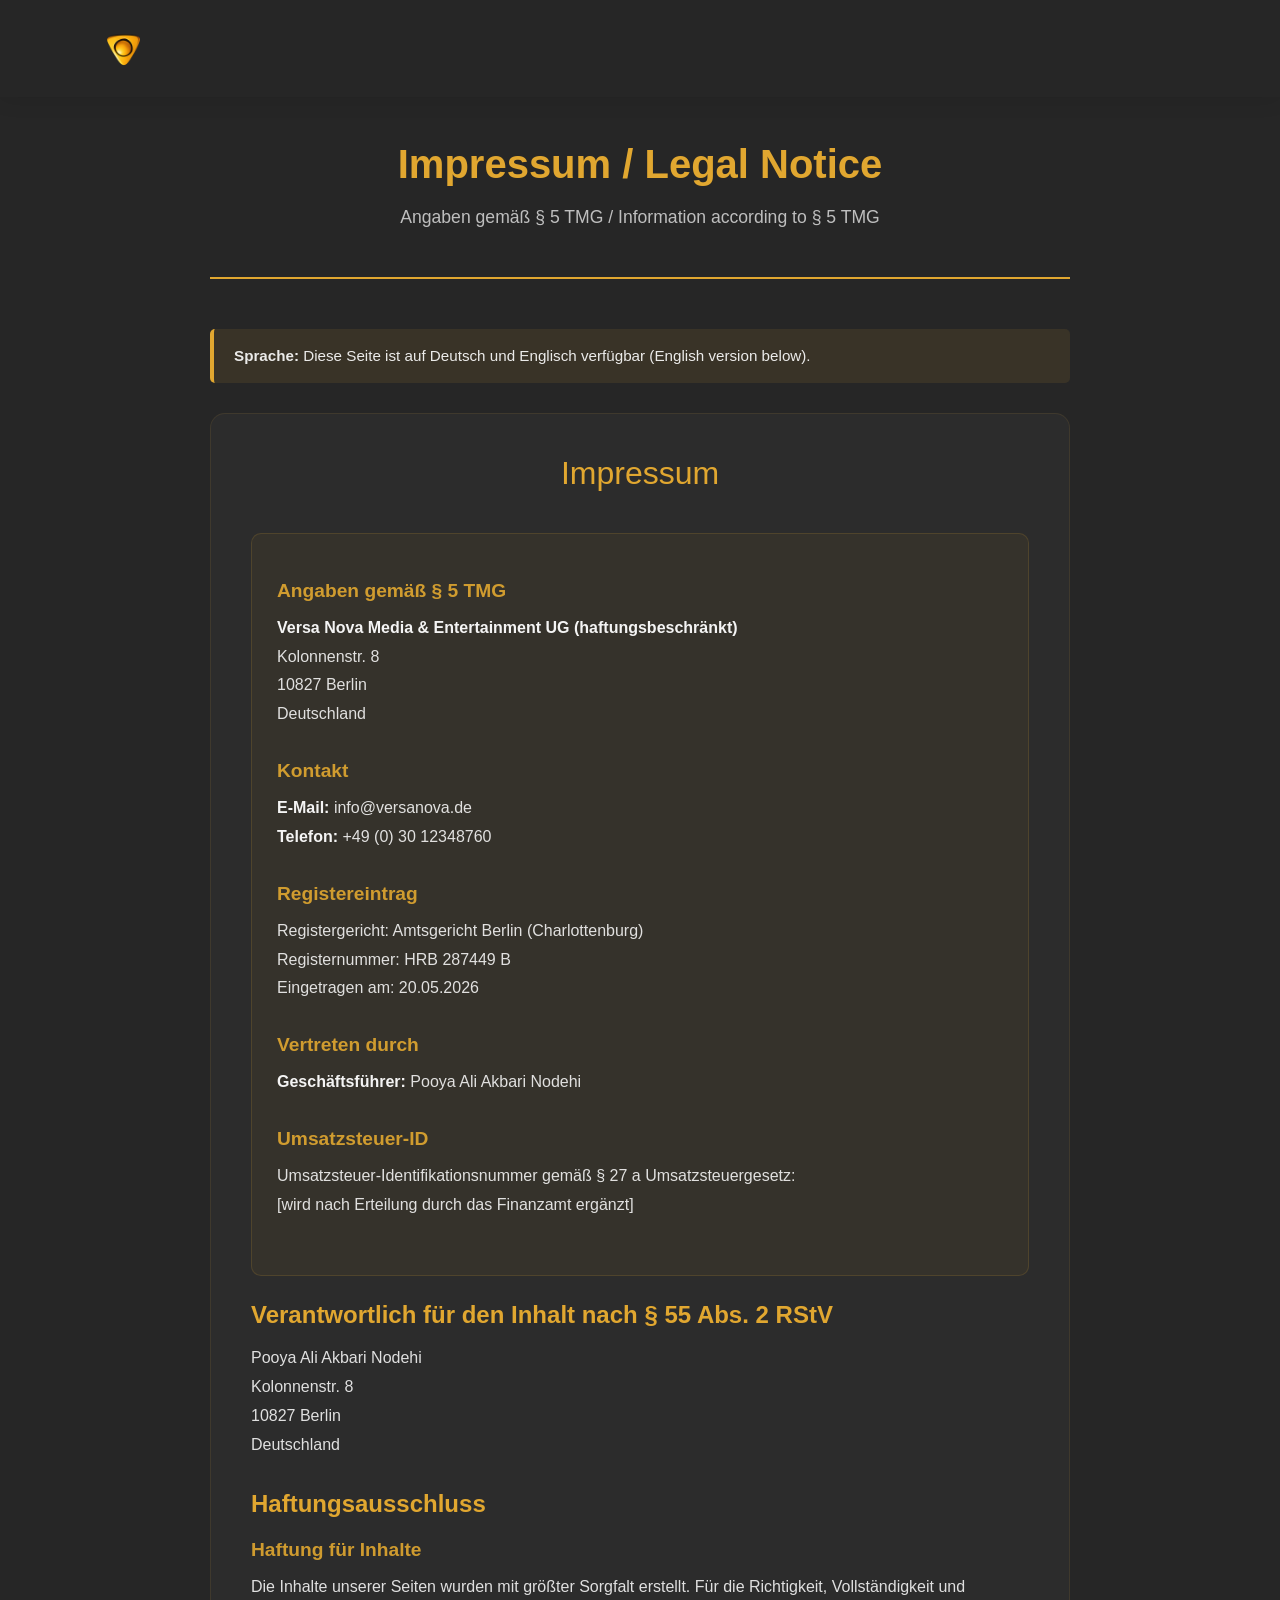
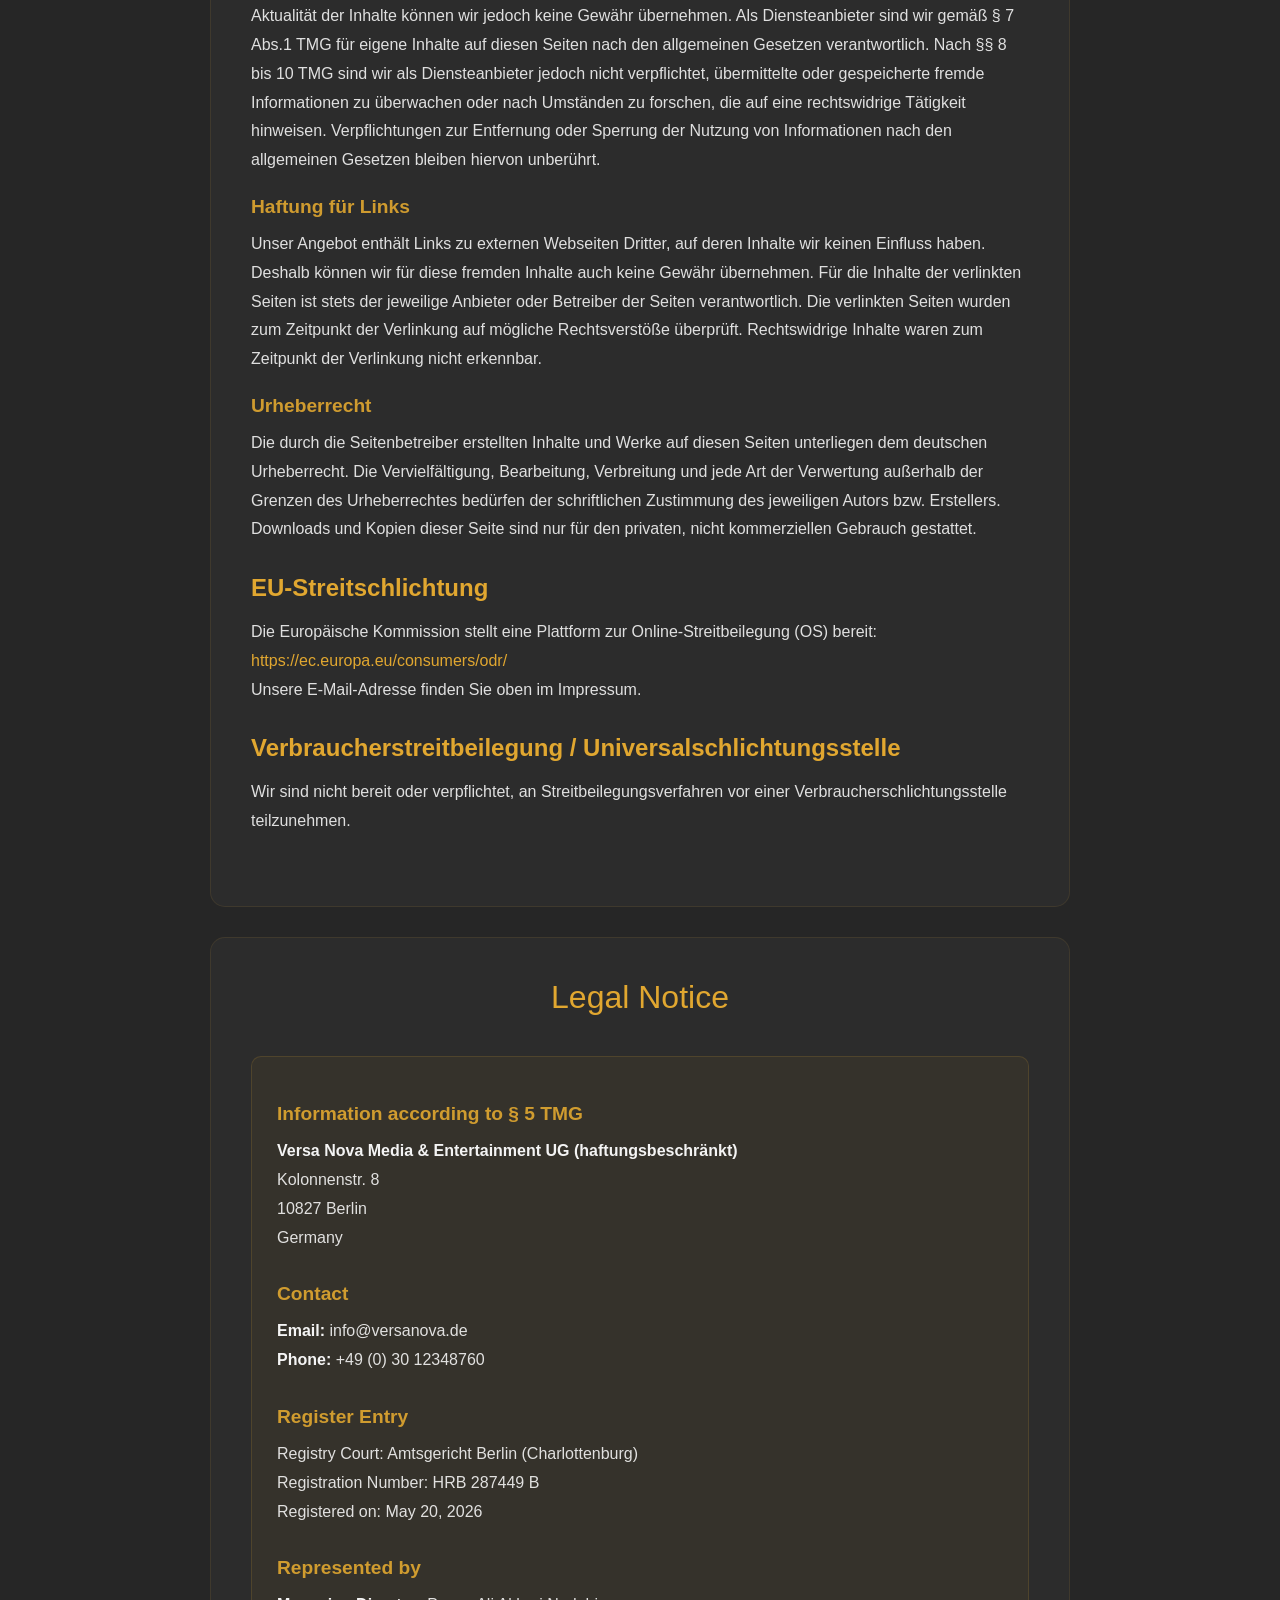
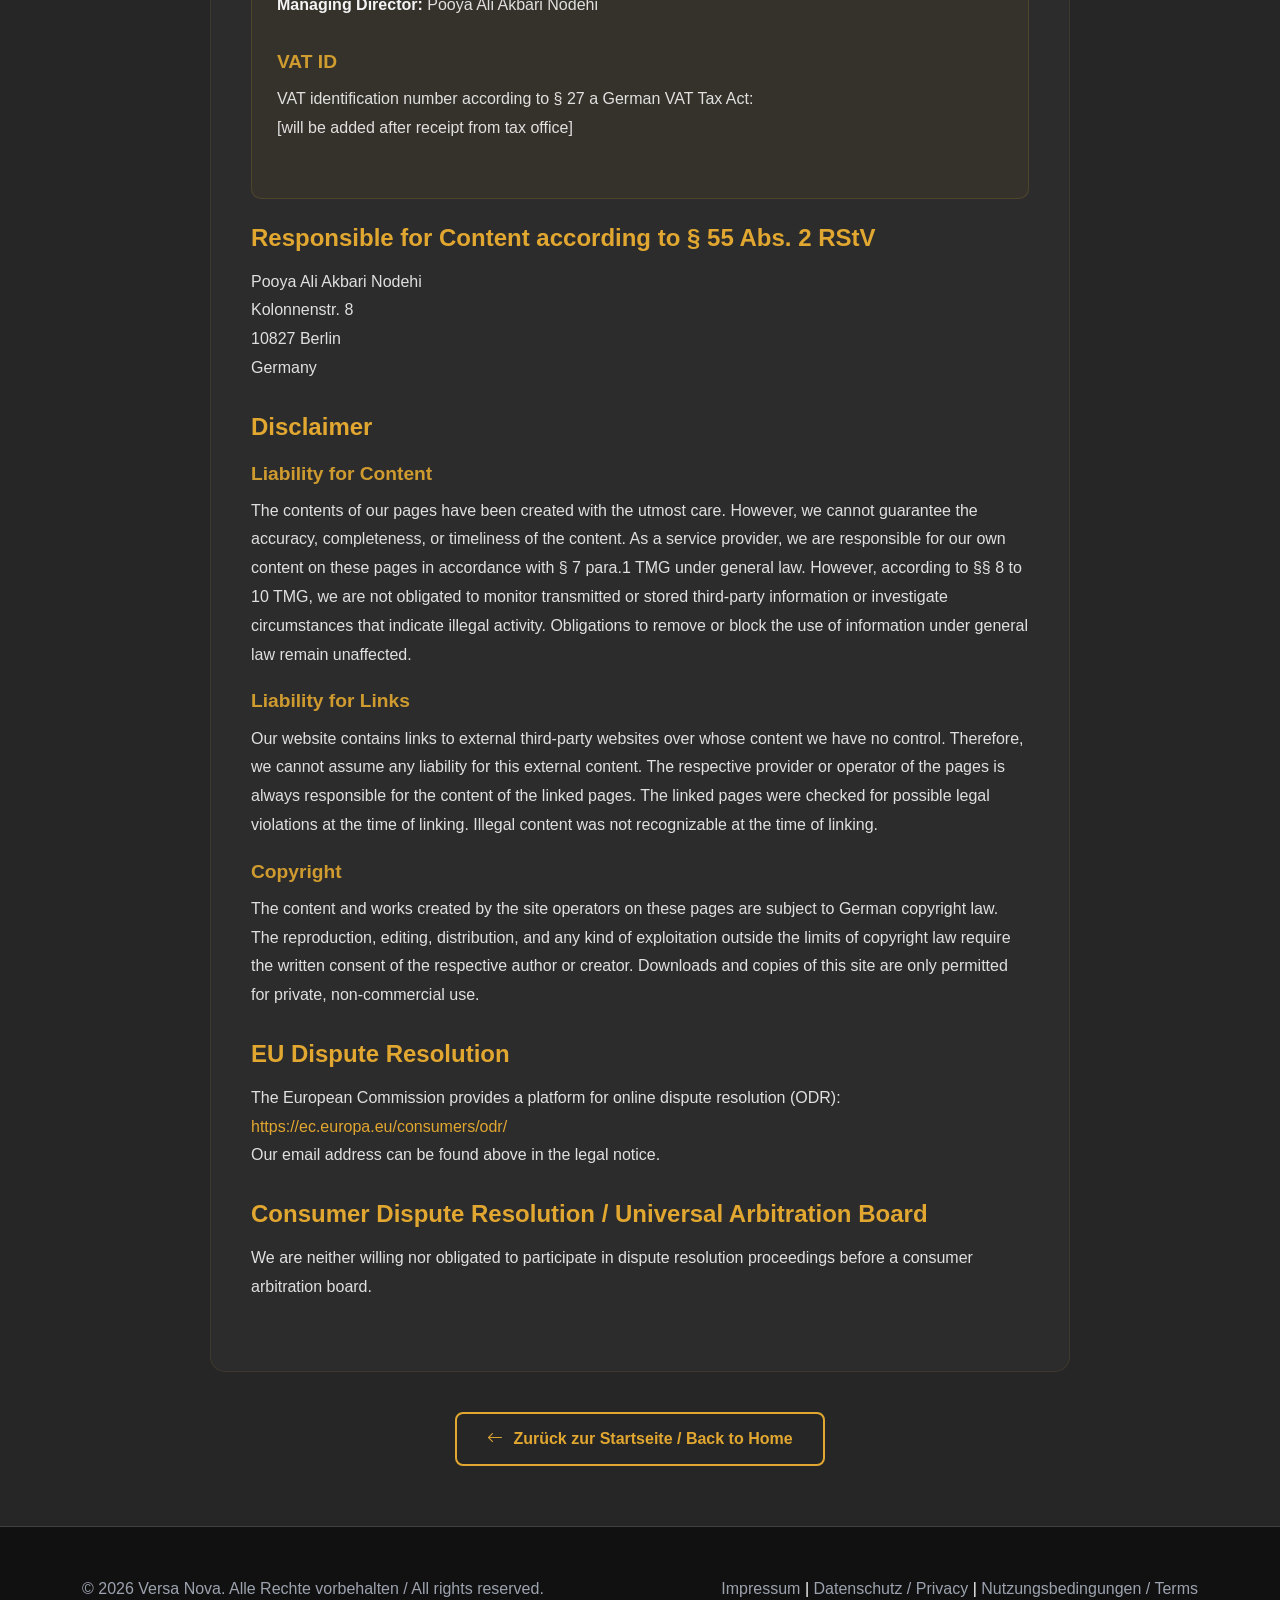
<file: impressum.html>
<!DOCTYPE html>
<html lang="de">
<head>
    <meta charset="UTF-8">
    <meta name="viewport" content="width=device-width, initial-scale=1.0">
    <title>Impressum / Legal Notice - Versa Nova</title>
    
    <!-- Bootstrap 5 CSS -->
    <link href="https://cdn.jsdelivr.net/npm/bootstrap@5.3.2/dist/css/bootstrap.min.css" rel="stylesheet">
    <!-- Bootstrap Icons -->
    <link rel="stylesheet" href="https://cdn.jsdelivr.net/npm/bootstrap-icons@1.11.1/font/bootstrap-icons.css">
    <!-- Custom CSS -->
    <link rel="stylesheet" href="main.css">
    
    <style>
        body {
            padding-top: 80px;
            background: var(--secondary-color);
            color: #fff;
        }
        
        .impressum-container {
            max-width: 900px;
            margin: 0 auto;
            padding: 60px 20px;
        }
        
        .impressum-header {
            text-align: center;
            margin-bottom: 50px;
            padding-bottom: 30px;
            border-bottom: 2px solid var(--primary-color);
        }
        
        .impressum-header h1 {
            color: var(--primary-color);
            font-size: 2.5rem;
            font-weight: 700;
            margin-bottom: 15px;
        }
        
        .impressum-header p {
            color: rgba(255, 255, 255, 0.7);
            font-size: 1.1rem;
        }
        
        .impressum-content {
            background: rgba(255, 255, 255, 0.03);
            border: 1px solid rgba(225, 167, 48, 0.1);
            border-radius: 15px;
            padding: 40px;
            margin-bottom: 30px;
        }
        
        .impressum-section {
            margin-bottom: 30px;
        }
        
        .impressum-section h2 {
            color: var(--primary-color);
            font-size: 1.5rem;
            font-weight: 600;
            margin-bottom: 15px;
        }
        
        .impressum-section h3 {
            color: rgba(225, 167, 48, 0.9);
            font-size: 1.2rem;
            font-weight: 600;
            margin-top: 20px;
            margin-bottom: 12px;
        }
        
        .impressum-section p {
            color: rgba(255, 255, 255, 0.85);
            line-height: 1.8;
            margin-bottom: 10px;
        }
        
        .impressum-section strong {
            color: rgba(255, 255, 255, 0.95);
        }
        
        .back-link {
            text-align: center;
            margin-top: 40px;
        }
        
        .back-link a {
            color: var(--primary-color);
            text-decoration: none;
            font-weight: 600;
            display: inline-flex;
            align-items: center;
            gap: 10px;
            padding: 12px 30px;
            border: 2px solid var(--primary-color);
            border-radius: 8px;
            transition: all 0.3s ease;
        }
        
        .back-link a:hover {
            background: rgba(225, 167, 48, 0.1);
            transform: translateY(-2px);
        }
        
        .language-notice {
            background: rgba(225, 167, 48, 0.1);
            border-left: 4px solid var(--primary-color);
            padding: 15px 20px;
            margin-bottom: 30px;
            border-radius: 5px;
        }
        
        .language-notice p {
            margin: 0;
            color: rgba(255, 255, 255, 0.9);
            font-size: 0.95rem;
        }
        
        .info-box {
            background: rgba(225, 167, 48, 0.05);
            border: 1px solid rgba(225, 167, 48, 0.15);
            border-radius: 10px;
            padding: 25px;
            margin-bottom: 25px;
        }
        
        @media (max-width: 767px) {
            .impressum-header h1 {
                font-size: 2rem;
            }
            
            .impressum-content {
                padding: 25px;
            }
            
            .impressum-section h2 {
                font-size: 1.3rem;
            }
        }
    </style>
</head>
<body>
    <!-- Navigation -->
    <nav class="navbar navbar-expand-lg navbar-dark fixed-top">
        <div class="container">
            <a class="navbar-brand" href="index.html">
                <img src="assets/VN-logo-navbar.png" alt="VN Logo" style="height: 55px;">
            </a>
        </div>
    </nav>

    <!-- Impressum Content -->
    <div class="impressum-container">
        <div class="impressum-header">
            <h1>Impressum / Legal Notice</h1>
            <p>Angaben gemäß § 5 TMG / Information according to § 5 TMG</p>
        </div>

        <div class="language-notice">
            <p><strong>Sprache:</strong> Diese Seite ist auf Deutsch und Englisch verfügbar (English version below).</p>
        </div>

        <!-- German Version -->
        <div class="impressum-content" id="impressum-de">
            <h2 style="color: var(--primary-color); text-align: center; margin-bottom: 40px; font-size: 2rem;">Impressum</h2>
            
            <div class="info-box">
                <div class="impressum-section">
                    <h3>Angaben gemäß § 5 TMG</h3>
                    <p><strong>Versa Nova Media & Entertainment UG (haftungsbeschränkt)</strong><br>
                    Kolonnenstr. 8<br>
                    10827 Berlin<br>
                    Deutschland</p>
                </div>

                <div class="impressum-section">
                    <h3>Kontakt</h3>
                    <p><strong>E-Mail:</strong> info@versanova.de<br>
                    <strong>Telefon:</strong> +49 (0) 30 12348760</p>
                </div>

                <div class="impressum-section">
                    <h3>Registereintrag</h3>
                    <p>Registergericht: Amtsgericht Berlin (Charlottenburg)<br>
                    Registernummer: HRB 287449 B<br>
                    Eingetragen am: 20.05.2026</p>
                </div>

                <div class="impressum-section">
                    <h3>Vertreten durch</h3>
                    <p><strong>Geschäftsführer:</strong> Pooya Ali Akbari Nodehi</p>
                </div>

                <div class="impressum-section">
                    <h3>Umsatzsteuer-ID</h3>
                    <p>Umsatzsteuer-Identifikationsnummer gemäß § 27 a Umsatzsteuergesetz:<br>
                    [wird nach Erteilung durch das Finanzamt ergänzt]</p>
                </div>
            </div>

            <div class="impressum-section">
                <h2>Verantwortlich für den Inhalt nach § 55 Abs. 2 RStV</h2>
                <p>Pooya Ali Akbari Nodehi<br>
                Kolonnenstr. 8<br>
                10827 Berlin<br>
                Deutschland</p>
            </div>

            <div class="impressum-section">
                <h2>Haftungsausschluss</h2>
                
                <h3>Haftung für Inhalte</h3>
                <p>Die Inhalte unserer Seiten wurden mit größter Sorgfalt erstellt. Für die Richtigkeit, Vollständigkeit und Aktualität der Inhalte können wir jedoch keine Gewähr übernehmen. Als Diensteanbieter sind wir gemäß § 7 Abs.1 TMG für eigene Inhalte auf diesen Seiten nach den allgemeinen Gesetzen verantwortlich. Nach §§ 8 bis 10 TMG sind wir als Diensteanbieter jedoch nicht verpflichtet, übermittelte oder gespeicherte fremde Informationen zu überwachen oder nach Umständen zu forschen, die auf eine rechtswidrige Tätigkeit hinweisen. Verpflichtungen zur Entfernung oder Sperrung der Nutzung von Informationen nach den allgemeinen Gesetzen bleiben hiervon unberührt.</p>
                
                <h3>Haftung für Links</h3>
                <p>Unser Angebot enthält Links zu externen Webseiten Dritter, auf deren Inhalte wir keinen Einfluss haben. Deshalb können wir für diese fremden Inhalte auch keine Gewähr übernehmen. Für die Inhalte der verlinkten Seiten ist stets der jeweilige Anbieter oder Betreiber der Seiten verantwortlich. Die verlinkten Seiten wurden zum Zeitpunkt der Verlinkung auf mögliche Rechtsverstöße überprüft. Rechtswidrige Inhalte waren zum Zeitpunkt der Verlinkung nicht erkennbar.</p>
                
                <h3>Urheberrecht</h3>
                <p>Die durch die Seitenbetreiber erstellten Inhalte und Werke auf diesen Seiten unterliegen dem deutschen Urheberrecht. Die Vervielfältigung, Bearbeitung, Verbreitung und jede Art der Verwertung außerhalb der Grenzen des Urheberrechtes bedürfen der schriftlichen Zustimmung des jeweiligen Autors bzw. Erstellers. Downloads und Kopien dieser Seite sind nur für den privaten, nicht kommerziellen Gebrauch gestattet.</p>
            </div>

            <div class="impressum-section">
                <h2>EU-Streitschlichtung</h2>
                <p>Die Europäische Kommission stellt eine Plattform zur Online-Streitbeilegung (OS) bereit:<br>
                <a href="https://ec.europa.eu/consumers/odr/" target="_blank" style="color: var(--primary-color);">https://ec.europa.eu/consumers/odr/</a><br>
                Unsere E-Mail-Adresse finden Sie oben im Impressum.</p>
            </div>

            <div class="impressum-section">
                <h2>Verbraucherstreitbeilegung / Universalschlichtungsstelle</h2>
                <p>Wir sind nicht bereit oder verpflichtet, an Streitbeilegungsverfahren vor einer Verbraucherschlichtungsstelle teilzunehmen.</p>
            </div>
        </div>

        <!-- English Version -->
        <div class="impressum-content" id="impressum-en">
            <h2 style="color: var(--primary-color); text-align: center; margin-bottom: 40px; font-size: 2rem;">Legal Notice</h2>
            
            <div class="info-box">
                <div class="impressum-section">
                    <h3>Information according to § 5 TMG</h3>
                    <p><strong>Versa Nova Media & Entertainment UG (haftungsbeschränkt)</strong><br>
                    Kolonnenstr. 8<br>
                    10827 Berlin<br>
                    Germany</p>
                </div>

                <div class="impressum-section">
                    <h3>Contact</h3>
                    <p><strong>Email:</strong> info@versanova.de<br>
                    <strong>Phone:</strong> +49 (0) 30 12348760</p>
                </div>

                <div class="impressum-section">
                    <h3>Register Entry</h3>
                    <p>Registry Court: Amtsgericht Berlin (Charlottenburg)<br>
                    Registration Number: HRB 287449 B<br>
                    Registered on: May 20, 2026</p>
                </div>

                <div class="impressum-section">
                    <h3>Represented by</h3>
                    <p><strong>Managing Director:</strong> Pooya Ali Akbari Nodehi</p>
                </div>

                <div class="impressum-section">
                    <h3>VAT ID</h3>
                    <p>VAT identification number according to § 27 a German VAT Tax Act:<br>
                    [will be added after receipt from tax office]</p>
                </div>
            </div>

            <div class="impressum-section">
                <h2>Responsible for Content according to § 55 Abs. 2 RStV</h2>
                <p>Pooya Ali Akbari Nodehi<br>
                Kolonnenstr. 8<br>
                10827 Berlin<br>
                Germany</p>
            </div>

            <div class="impressum-section">
                <h2>Disclaimer</h2>
                
                <h3>Liability for Content</h3>
                <p>The contents of our pages have been created with the utmost care. However, we cannot guarantee the accuracy, completeness, or timeliness of the content. As a service provider, we are responsible for our own content on these pages in accordance with § 7 para.1 TMG under general law. However, according to §§ 8 to 10 TMG, we are not obligated to monitor transmitted or stored third-party information or investigate circumstances that indicate illegal activity. Obligations to remove or block the use of information under general law remain unaffected.</p>
                
                <h3>Liability for Links</h3>
                <p>Our website contains links to external third-party websites over whose content we have no control. Therefore, we cannot assume any liability for this external content. The respective provider or operator of the pages is always responsible for the content of the linked pages. The linked pages were checked for possible legal violations at the time of linking. Illegal content was not recognizable at the time of linking.</p>
                
                <h3>Copyright</h3>
                <p>The content and works created by the site operators on these pages are subject to German copyright law. The reproduction, editing, distribution, and any kind of exploitation outside the limits of copyright law require the written consent of the respective author or creator. Downloads and copies of this site are only permitted for private, non-commercial use.</p>
            </div>

            <div class="impressum-section">
                <h2>EU Dispute Resolution</h2>
                <p>The European Commission provides a platform for online dispute resolution (ODR):<br>
                <a href="https://ec.europa.eu/consumers/odr/" target="_blank" style="color: var(--primary-color);">https://ec.europa.eu/consumers/odr/</a><br>
                Our email address can be found above in the legal notice.</p>
            </div>

            <div class="impressum-section">
                <h2>Consumer Dispute Resolution / Universal Arbitration Board</h2>
                <p>We are neither willing nor obligated to participate in dispute resolution proceedings before a consumer arbitration board.</p>
            </div>
        </div>

        <div class="back-link">
            <a href="index.html">
                <i class="bi bi-arrow-left"></i>
                Zurück zur Startseite / Back to Home
            </a>
        </div>
    </div>

    <!-- Footer -->
    <footer class="footer">
        <div class="container">
            <div class="row align-items-center">
                <div class="col-md-6 text-center text-md-start">
                    <p class="mb-0">&copy; 2026 Versa Nova. Alle Rechte vorbehalten / All rights reserved.</p>
                </div>
                <div class="col-md-6 text-center text-md-end">
                    <a href="impressum.html">Impressum</a> | <a href="privacy.html">Datenschutz / Privacy</a> | <a href="terms.html">Nutzungsbedingungen / Terms</a>
                </div>
            </div>
        </div>
    </footer>

    <!-- Bootstrap 5 JS Bundle -->
    <script src="https://cdn.jsdelivr.net/npm/bootstrap@5.3.2/dist/js/bootstrap.bundle.min.js"></script>
</body>
</html>
</file>
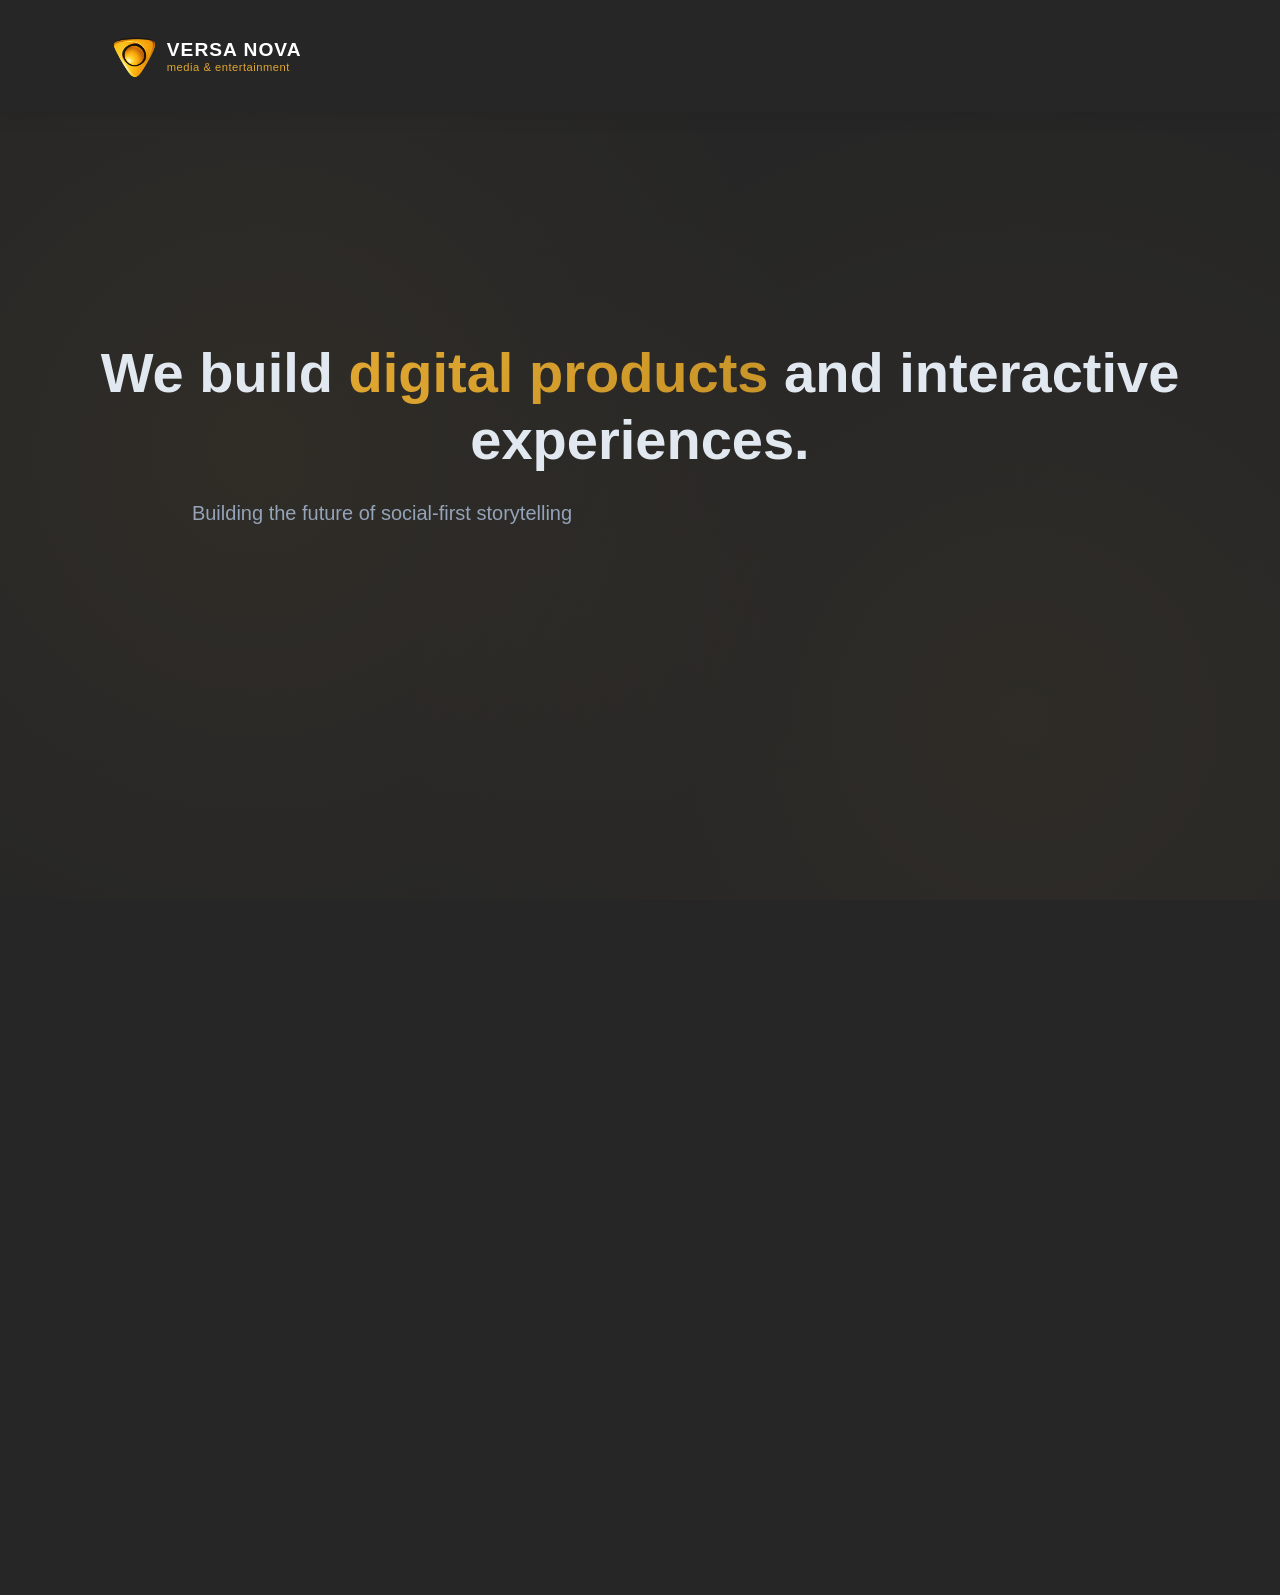
<file: index-maintenance.html>
<!DOCTYPE html>
<html lang="de">
<head>
    <meta charset="UTF-8">
    <meta name="viewport" content="width=device-width, initial-scale=1.0">
    <meta name="description" content="Versa Nova - Coming Soon">
    <title>Versa Nova - Coming Soon</title>
    
    <!-- Favicon -->
    <link rel="icon" type="image/png" href="assets/VN_favicon.png">

    <!-- Bootstrap 5 CSS -->
    <link href="https://cdn.jsdelivr.net/npm/bootstrap@5.3.2/dist/css/bootstrap.min.css" rel="stylesheet">
    <!-- Bootstrap Icons -->
    <link rel="stylesheet" href="https://cdn.jsdelivr.net/npm/bootstrap-icons@1.11.1/font/bootstrap-icons.css">
    <!-- Custom CSS -->
    <link rel="stylesheet" href="main.css">
    <style>
        /* Coming Soon Section Styles */
        .coming-soon-section {
            background: var(--dark-bg);
            padding: 5rem 0;
            text-align: center;
        }
        
        .coming-soon-content {
            max-width: 800px;
            margin: 0 auto;
        }
        
        .coming-soon-title {
            font-size: 4rem;
            font-weight: 700;
            background: var(--gradient);
            -webkit-background-clip: text;
            -webkit-text-fill-color: transparent;
            background-clip: text;
            margin-bottom: 2rem;
            animation: pulse 2s ease-in-out infinite;
        }
        
        .coming-soon-subtitle {
            font-size: 1.5rem;
            color: var(--text-light);
            margin-bottom: 3rem;
        }
        
        .coming-soon-description {
            font-size: 1.1rem;
            color: var(--text-muted);
            line-height: 1.8;
            margin-bottom: 2rem;
        }
        
        .contact-info-inline {
            display: flex;
            justify-content: center;
            gap: 3rem;
            flex-wrap: wrap;
            margin-top: 3rem;
        }
        
        .contact-info-inline .contact-item {
            text-align: center;
        }
        
        .contact-info-inline .contact-item i {
            font-size: 2rem;
            color: var(--primary-color);
            margin-bottom: 0.5rem;
        }
        
        .contact-info-inline .contact-item a {
            color: var(--text-light);
            text-decoration: none;
            transition: color 0.3s ease;
        }
        
        .contact-info-inline .contact-item a:hover {
            color: var(--primary-color);
        }
        
        @keyframes pulse {
            0%, 100% {
                opacity: 1;
            }
            50% {
                opacity: 0.7;
            }
        }
        
        /* Hide scroll indicator */
        .scroll-indicator {
            display: none;
        }
        
        /* Adjust hero height */
        .hero-section .min-vh-100 {
            min-height: 85vh;
        }
    </style>
</head>
<body>
    
    <!-- Navigation -->
    <nav class="navbar navbar-expand-lg navbar-dark fixed-top">
        <div class="container">
            <a class="navbar-brand" href="#home">
                <img src="assets/VN-logo-navbar.png" alt="Versa Nova Logo" class="navbar-logo">
                <div class="brand-text">
                    <div class="brand-name">VERSA NOVA</div>
                    <div class="brand-tagline">media & entertainment</div>
                </div>
            </a>
        </div>
    </nav>

    <!-- Hero Section -->
    <section id="home" class="hero-section">
        <div class="hero-background-slider">
            <div class="hero-bg-slide active" style="background-image: url('https://images.unsplash.com/photo-1507842217343-583bb7270b66?q=80&w=2070&auto=format&fit=crop');"></div>
            <div class="hero-bg-slide" style="background-image: url('https://images.unsplash.com/photo-1511512578047-dfb367046420?q=80&w=2071&auto=format&fit=crop');"></div>
            <div class="hero-bg-slide" style="background-image: url('https://images.unsplash.com/photo-1456513080510-7bf3a84b82f8?q=80&w=2073&auto=format&fit=crop');"></div>
            <div class="hero-bg-slide" style="background-image: url('https://images.unsplash.com/photo-1524178232363-1fb2b075b655?q=80&w=2070&auto=format&fit=crop');"></div>
        </div>
        <div class="hero-overlay"></div>
        <div class="container">
            <div class="row align-items-center min-vh-100">
                <div class="col-lg-12 text-center">
                    <div class="hero-content">
                        <h1 class="hero-title" data-aos="fade-up">
                            <span class="hero-text-animated"></span>
                        </h1>
                        <p class="hero-subtitle" data-aos="fade-up" data-aos-delay="100">
                            Building the future of social-first storytelling
                        </p>
                    </div>
                </div>
            </div>
        </div>
    </section>

    <!-- Coming Soon Section -->
    <section class="coming-soon-section">
        <div class="container">
            <div class="coming-soon-content" data-aos="fade-up">
                <h2 class="coming-soon-title">Coming Soon</h2>
                <p class="coming-soon-subtitle">
                    We're working on something amazing
                </p>
                <p class="coming-soon-description">
                    Versa Nova is building innovative platforms at the intersection of publishing, gaming, and creator economy. 
                    Our website is currently under development. Stay tuned for updates!
                </p>
                
                <div class="contact-info-inline" data-aos="fade-up" data-aos-delay="200">
                    <div class="contact-item">
                        <i class="bi bi-envelope-fill"></i>
                        <p><a href="mailto:info@versanova.de">info@versanova.de</a></p>
                    </div>
                    <div class="contact-item">
                        <i class="bi bi-phone-fill"></i>
                        <p><a href="tel:+493012348760">+49 (0) 30 12348760</a></p>
                    </div>
                    <div class="contact-item">
                        <i class="bi bi-geo-alt-fill"></i>
                        <p>Berlin, Germany</p>
                    </div>
                </div>
            </div>
        </div>
    </section>

    <!-- Bootstrap 5 JS Bundle -->
    <script src="https://cdn.jsdelivr.net/npm/bootstrap@5.3.2/dist/js/bootstrap.bundle.min.js"></script>
    <!-- AOS Animation Library -->
    <link href="https://unpkg.com/aos@2.3.1/dist/aos.css" rel="stylesheet">
    <script src="https://unpkg.com/aos@2.3.1/dist/aos.js"></script>
    <!-- Custom JS -->
    <script src="main.js"></script>
    <!-- Translations -->
    <script src="translations.js"></script>
</body>
</html>
</file>
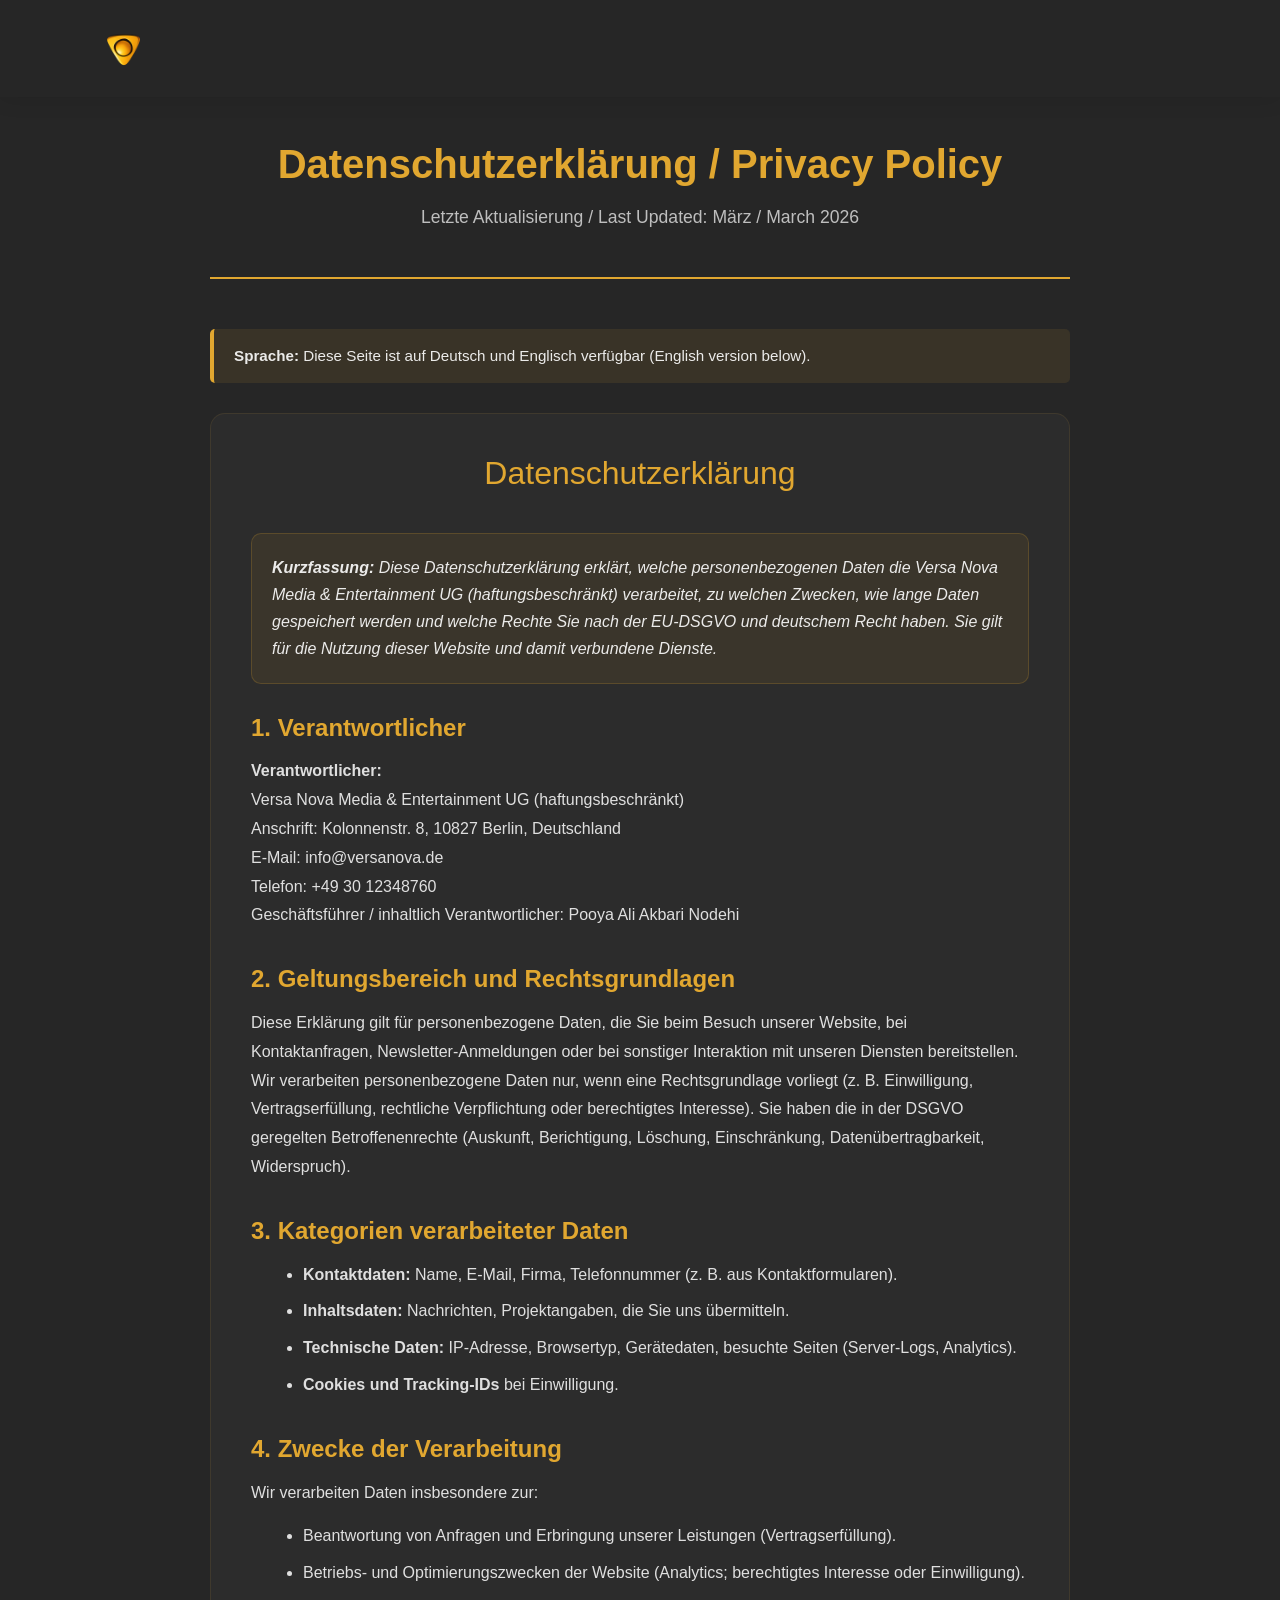
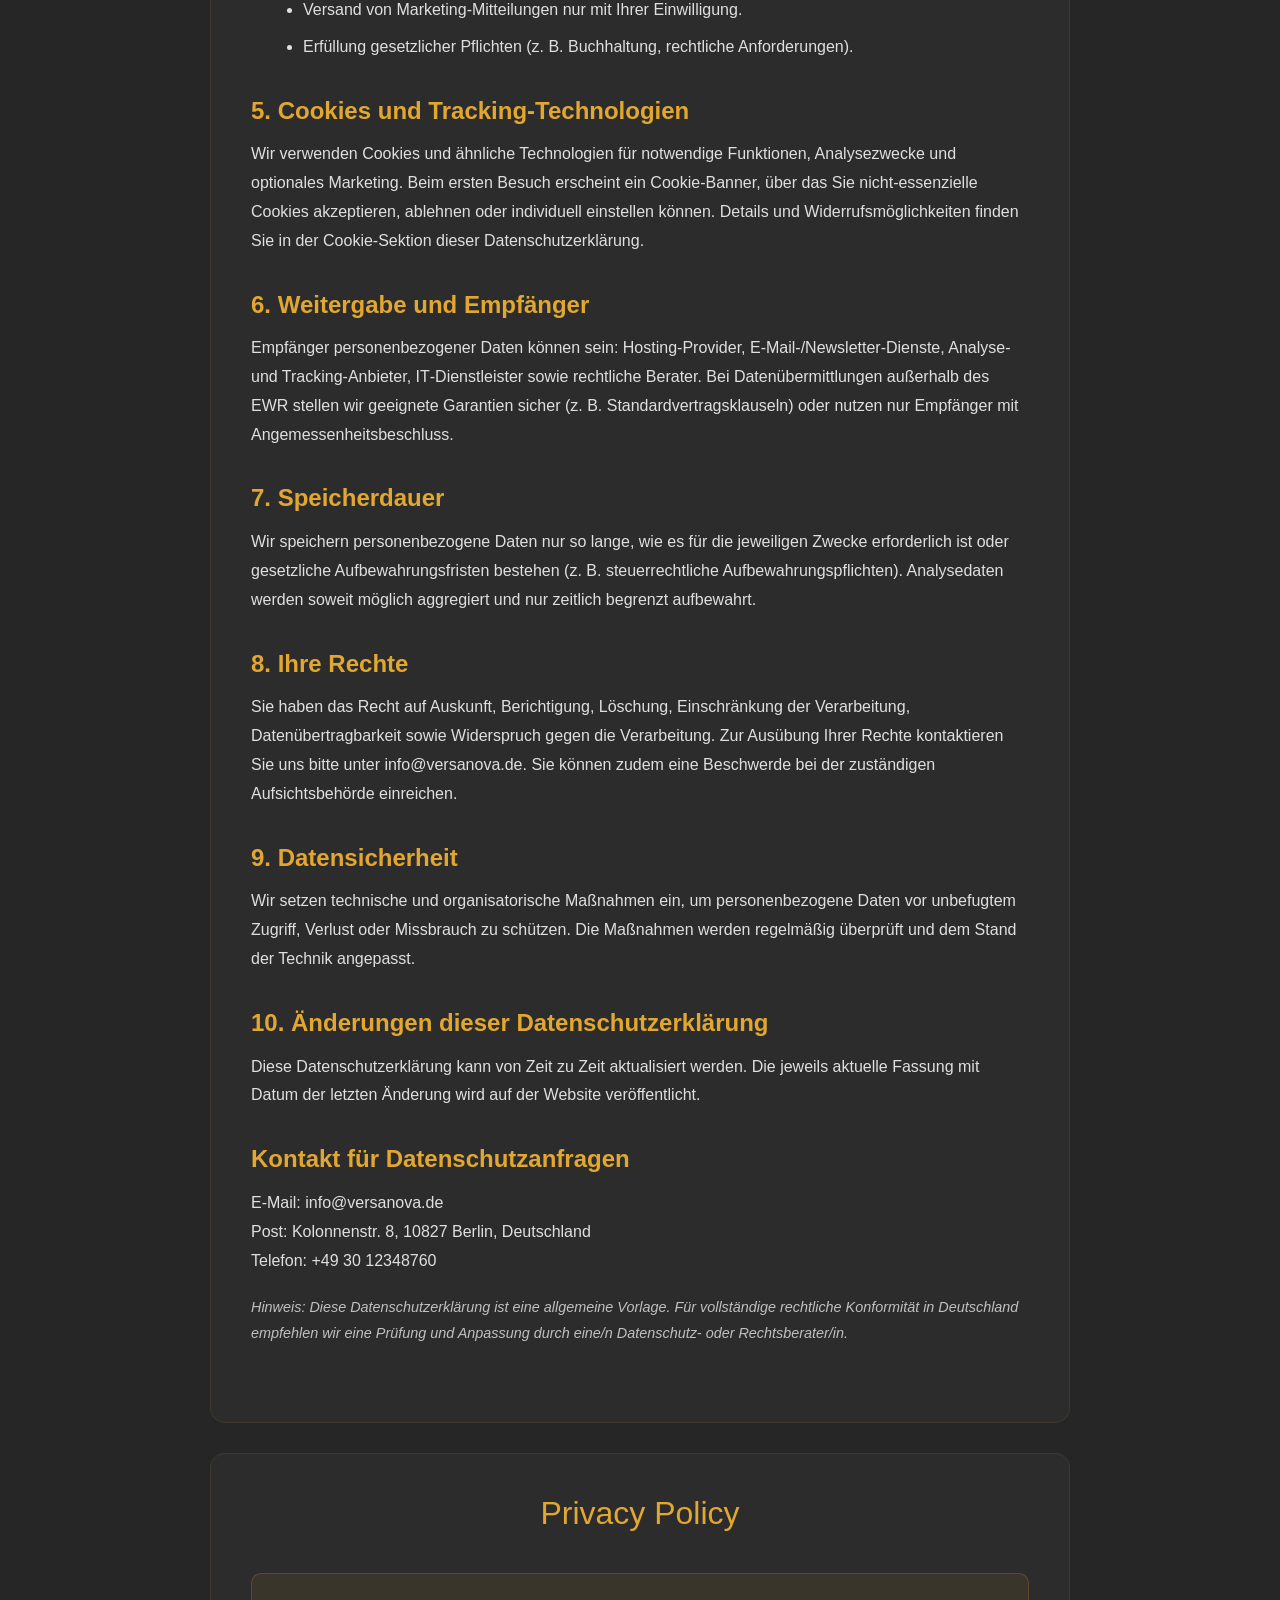
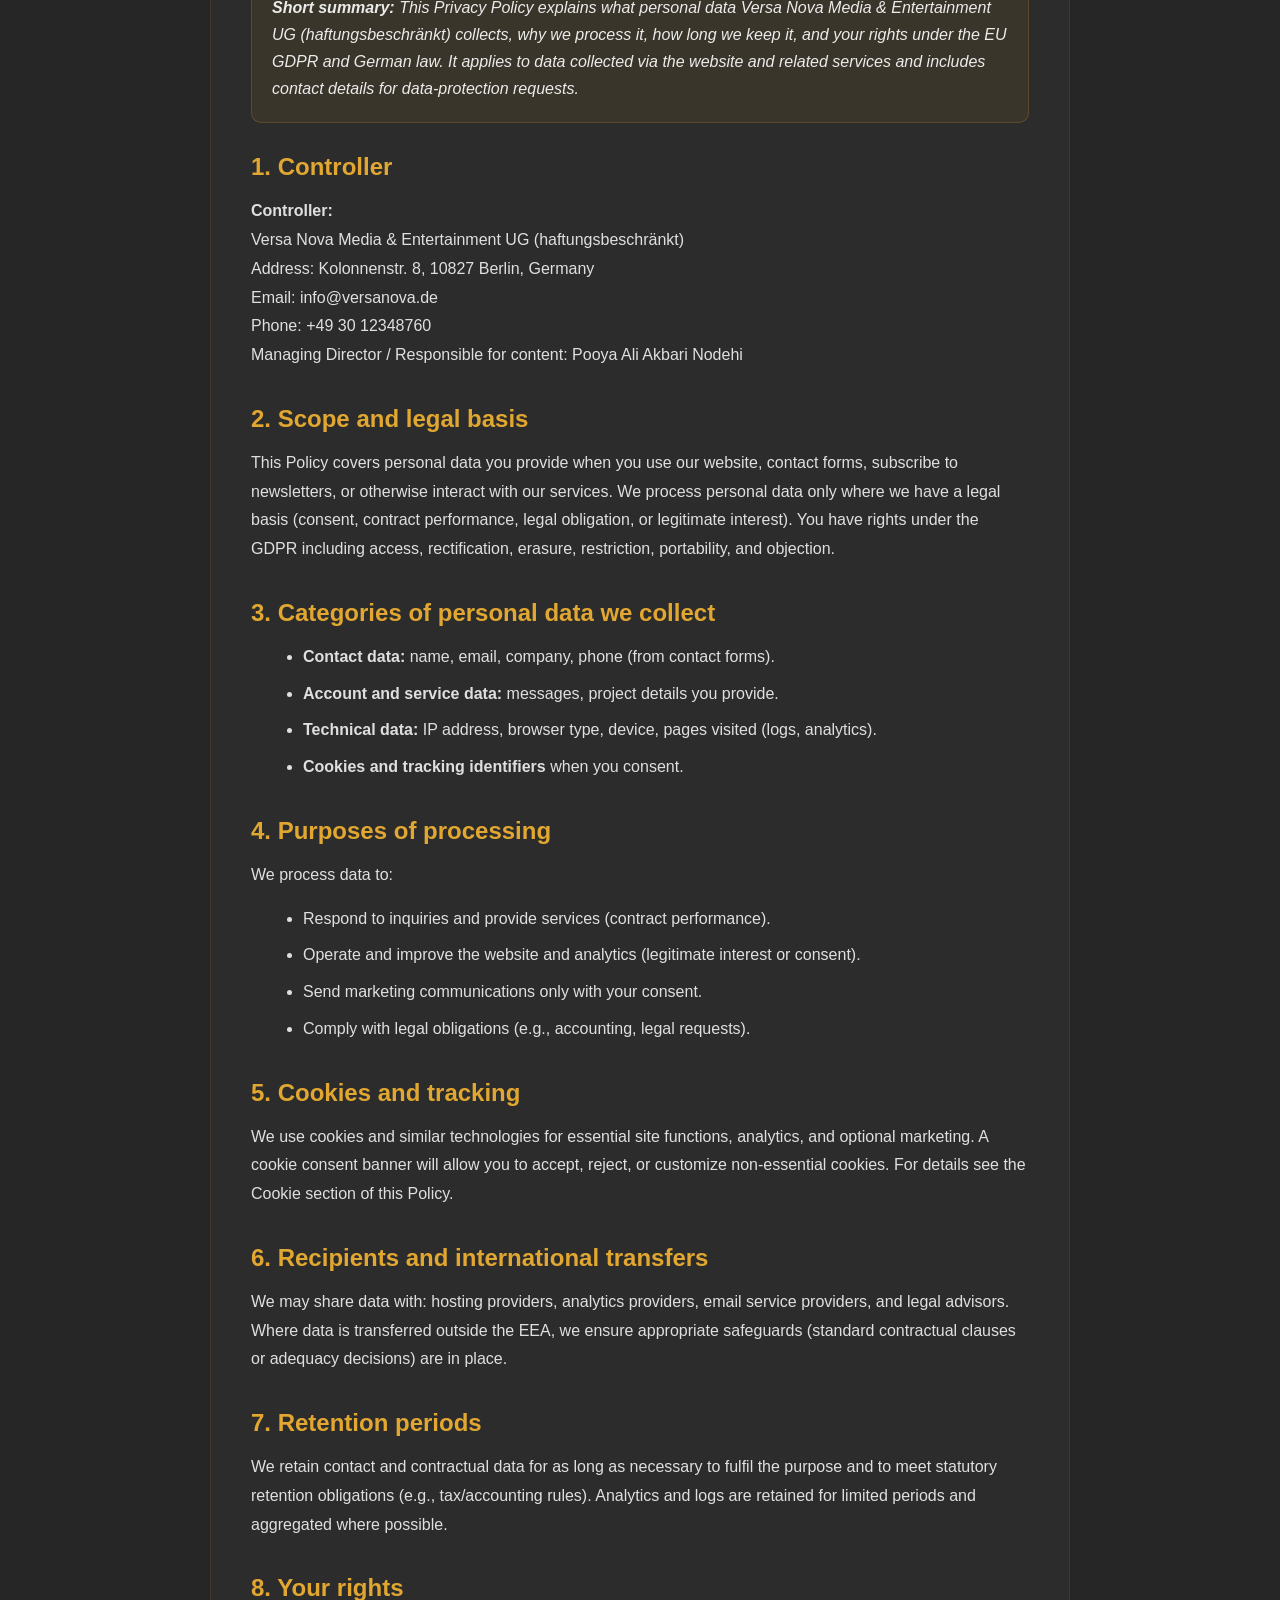
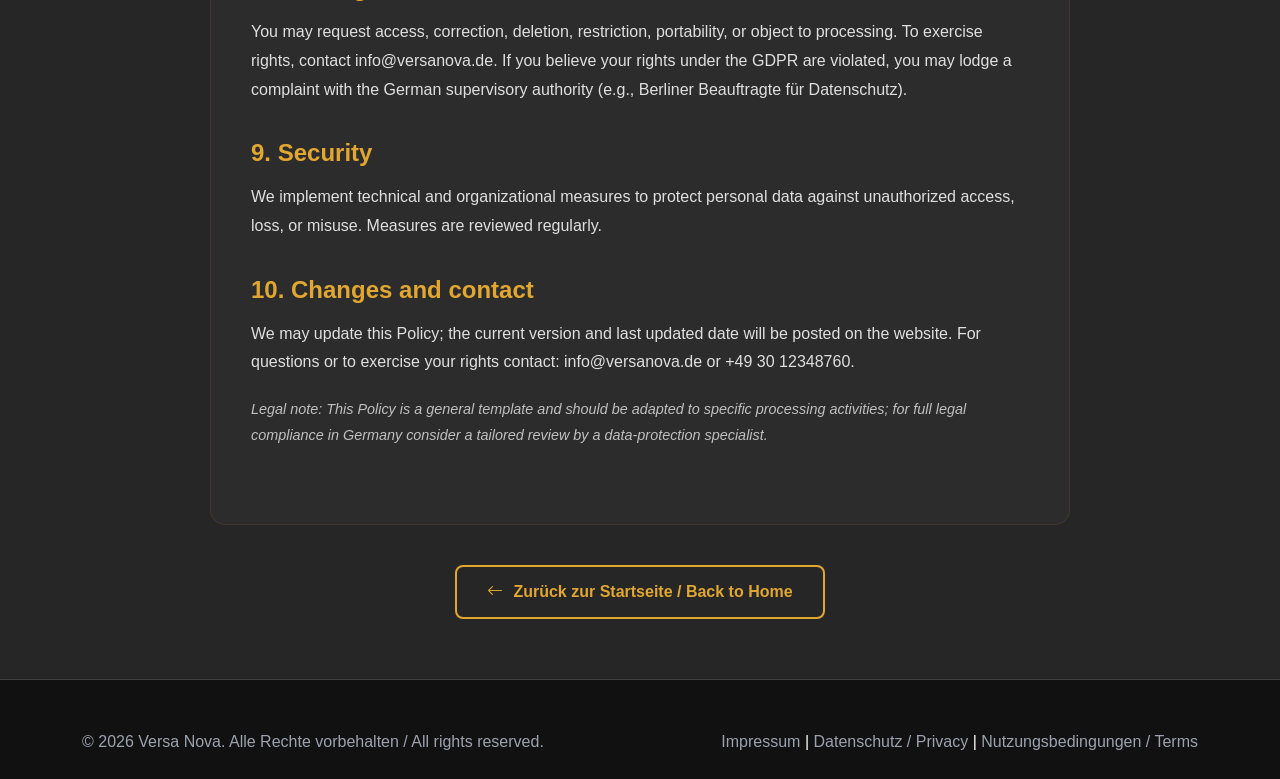
<file: privacy.html>
<!DOCTYPE html>
<html lang="de">
<head>
    <meta charset="UTF-8">
    <meta name="viewport" content="width=device-width, initial-scale=1.0">
    <title>Datenschutzerklärung / Privacy Policy - Versa Nova</title>
    
    <!-- Bootstrap 5 CSS -->
    <link href="https://cdn.jsdelivr.net/npm/bootstrap@5.3.2/dist/css/bootstrap.min.css" rel="stylesheet">
    <!-- Bootstrap Icons -->
    <link rel="stylesheet" href="https://cdn.jsdelivr.net/npm/bootstrap-icons@1.11.1/font/bootstrap-icons.css">
    <!-- Custom CSS -->
    <link rel="stylesheet" href="main.css">
    
    <style>
        body {
            padding-top: 80px;
            background: var(--secondary-color);
            color: #fff;
        }
        
        .privacy-container {
            max-width: 900px;
            margin: 0 auto;
            padding: 60px 20px;
        }
        
        .privacy-header {
            text-align: center;
            margin-bottom: 50px;
            padding-bottom: 30px;
            border-bottom: 2px solid var(--primary-color);
        }
        
        .privacy-header h1 {
            color: var(--primary-color);
            font-size: 2.5rem;
            font-weight: 700;
            margin-bottom: 15px;
        }
        
        .privacy-header p {
            color: rgba(255, 255, 255, 0.7);
            font-size: 1.1rem;
        }
        
        .privacy-content {
            background: rgba(255, 255, 255, 0.03);
            border: 1px solid rgba(225, 167, 48, 0.1);
            border-radius: 15px;
            padding: 40px;
            margin-bottom: 30px;
        }
        
        .privacy-section {
            margin-bottom: 35px;
        }
        
        .privacy-section h2 {
            color: var(--primary-color);
            font-size: 1.5rem;
            font-weight: 600;
            margin-bottom: 15px;
        }
        
        .privacy-section h3 {
            color: rgba(225, 167, 48, 0.9);
            font-size: 1.2rem;
            font-weight: 600;
            margin-top: 20px;
            margin-bottom: 12px;
        }
        
        .privacy-section p {
            color: rgba(255, 255, 255, 0.85);
            line-height: 1.8;
            margin-bottom: 15px;
        }
        
        .privacy-section ul {
            color: rgba(255, 255, 255, 0.85);
            line-height: 1.8;
            margin-left: 20px;
        }
        
        .privacy-section ul li {
            margin-bottom: 8px;
        }
        
        .back-link {
            text-align: center;
            margin-top: 40px;
        }
        
        .back-link a {
            color: var(--primary-color);
            text-decoration: none;
            font-weight: 600;
            display: inline-flex;
            align-items: center;
            gap: 10px;
            padding: 12px 30px;
            border: 2px solid var(--primary-color);
            border-radius: 8px;
            transition: all 0.3s ease;
        }
        
        .back-link a:hover {
            background: rgba(225, 167, 48, 0.1);
            transform: translateY(-2px);
        }
        
        .language-notice {
            background: rgba(225, 167, 48, 0.1);
            border-left: 4px solid var(--primary-color);
            padding: 15px 20px;
            margin-bottom: 30px;
            border-radius: 5px;
        }
        
        .language-notice p {
            margin: 0;
            color: rgba(255, 255, 255, 0.9);
            font-size: 0.95rem;
        }
        
        .summary-box {
            background: rgba(225, 167, 48, 0.08);
            border: 1px solid rgba(225, 167, 48, 0.2);
            border-radius: 10px;
            padding: 20px;
            margin-bottom: 30px;
        }
        
        .summary-box p {
            margin: 0;
            color: rgba(255, 255, 255, 0.9);
            line-height: 1.7;
            font-style: italic;
        }
        
        @media (max-width: 767px) {
            .privacy-header h1 {
                font-size: 2rem;
            }
            
            .privacy-content {
                padding: 25px;
            }
            
            .privacy-section h2 {
                font-size: 1.3rem;
            }
        }
    </style>
</head>
<body>
    <!-- Navigation -->
    <nav class="navbar navbar-expand-lg navbar-dark fixed-top">
        <div class="container">
            <a class="navbar-brand" href="index.html">
                <img src="assets/VN-logo-navbar.png" alt="VN Logo" style="height: 55px;">
            </a>
        </div>
    </nav>

    <!-- Privacy Content -->
    <div class="privacy-container">
        <div class="privacy-header">
            <h1>Datenschutzerklärung / Privacy Policy</h1>
            <p>Letzte Aktualisierung / Last Updated: März / March 2026</p>
        </div>

        <div class="language-notice">
            <p><strong>Sprache:</strong> Diese Seite ist auf Deutsch und Englisch verfügbar (English version below).</p>
        </div>

        <!-- German Version -->
        <div class="privacy-content" id="privacy-de">
            <h2 style="color: var(--primary-color); text-align: center; margin-bottom: 40px; font-size: 2rem;">Datenschutzerklärung</h2>
            
            <div class="summary-box">
                <p><strong>Kurzfassung:</strong> Diese Datenschutzerklärung erklärt, welche personenbezogenen Daten die Versa Nova Media & Entertainment UG (haftungsbeschränkt) verarbeitet, zu welchen Zwecken, wie lange Daten gespeichert werden und welche Rechte Sie nach der EU‑DSGVO und deutschem Recht haben. Sie gilt für die Nutzung dieser Website und damit verbundene Dienste.</p>
            </div>

            <div class="privacy-section">
                <h2>1. Verantwortlicher</h2>
                <p><strong>Verantwortlicher:</strong><br>
                Versa Nova Media & Entertainment UG (haftungsbeschränkt)<br>
                Anschrift: Kolonnenstr. 8, 10827 Berlin, Deutschland<br>
                E‑Mail: info@versanova.de<br>
                Telefon: +49 30 12348760<br>
                Geschäftsführer / inhaltlich Verantwortlicher: Pooya Ali Akbari Nodehi</p>
            </div>

            <div class="privacy-section">
                <h2>2. Geltungsbereich und Rechtsgrundlagen</h2>
                <p>Diese Erklärung gilt für personenbezogene Daten, die Sie beim Besuch unserer Website, bei Kontaktanfragen, Newsletter‑Anmeldungen oder bei sonstiger Interaktion mit unseren Diensten bereitstellen. Wir verarbeiten personenbezogene Daten nur, wenn eine Rechtsgrundlage vorliegt (z. B. Einwilligung, Vertragserfüllung, rechtliche Verpflichtung oder berechtigtes Interesse). Sie haben die in der DSGVO geregelten Betroffenenrechte (Auskunft, Berichtigung, Löschung, Einschränkung, Datenübertragbarkeit, Widerspruch).</p>
            </div>

            <div class="privacy-section">
                <h2>3. Kategorien verarbeiteter Daten</h2>
                <ul>
                    <li><strong>Kontaktdaten:</strong> Name, E‑Mail, Firma, Telefonnummer (z. B. aus Kontaktformularen).</li>
                    <li><strong>Inhaltsdaten:</strong> Nachrichten, Projektangaben, die Sie uns übermitteln.</li>
                    <li><strong>Technische Daten:</strong> IP‑Adresse, Browsertyp, Gerätedaten, besuchte Seiten (Server‑Logs, Analytics).</li>
                    <li><strong>Cookies und Tracking‑IDs</strong> bei Einwilligung.</li>
                </ul>
            </div>

            <div class="privacy-section">
                <h2>4. Zwecke der Verarbeitung</h2>
                <p>Wir verarbeiten Daten insbesondere zur:</p>
                <ul>
                    <li>Beantwortung von Anfragen und Erbringung unserer Leistungen (Vertragserfüllung).</li>
                    <li>Betriebs‑ und Optimierungszwecken der Website (Analytics; berechtigtes Interesse oder Einwilligung).</li>
                    <li>Versand von Marketing‑Mitteilungen nur mit Ihrer Einwilligung.</li>
                    <li>Erfüllung gesetzlicher Pflichten (z. B. Buchhaltung, rechtliche Anforderungen).</li>
                </ul>
            </div>

            <div class="privacy-section">
                <h2>5. Cookies und Tracking‑Technologien</h2>
                <p>Wir verwenden Cookies und ähnliche Technologien für notwendige Funktionen, Analysezwecke und optionales Marketing. Beim ersten Besuch erscheint ein Cookie‑Banner, über das Sie nicht‑essenzielle Cookies akzeptieren, ablehnen oder individuell einstellen können. Details und Widerrufsmöglichkeiten finden Sie in der Cookie‑Sektion dieser Datenschutzerklärung.</p>
            </div>

            <div class="privacy-section">
                <h2>6. Weitergabe und Empfänger</h2>
                <p>Empfänger personenbezogener Daten können sein: Hosting‑Provider, E‑Mail‑/Newsletter‑Dienste, Analyse‑ und Tracking‑Anbieter, IT‑Dienstleister sowie rechtliche Berater. Bei Datenübermittlungen außerhalb des EWR stellen wir geeignete Garantien sicher (z. B. Standardvertragsklauseln) oder nutzen nur Empfänger mit Angemessenheitsbeschluss.</p>
            </div>

            <div class="privacy-section">
                <h2>7. Speicherdauer</h2>
                <p>Wir speichern personenbezogene Daten nur so lange, wie es für die jeweiligen Zwecke erforderlich ist oder gesetzliche Aufbewahrungsfristen bestehen (z. B. steuerrechtliche Aufbewahrungspflichten). Analysedaten werden soweit möglich aggregiert und nur zeitlich begrenzt aufbewahrt.</p>
            </div>

            <div class="privacy-section">
                <h2>8. Ihre Rechte</h2>
                <p>Sie haben das Recht auf Auskunft, Berichtigung, Löschung, Einschränkung der Verarbeitung, Datenübertragbarkeit sowie Widerspruch gegen die Verarbeitung. Zur Ausübung Ihrer Rechte kontaktieren Sie uns bitte unter info@versanova.de. Sie können zudem eine Beschwerde bei der zuständigen Aufsichtsbehörde einreichen.</p>
            </div>

            <div class="privacy-section">
                <h2>9. Datensicherheit</h2>
                <p>Wir setzen technische und organisatorische Maßnahmen ein, um personenbezogene Daten vor unbefugtem Zugriff, Verlust oder Missbrauch zu schützen. Die Maßnahmen werden regelmäßig überprüft und dem Stand der Technik angepasst.</p>
            </div>

            <div class="privacy-section">
                <h2>10. Änderungen dieser Datenschutzerklärung</h2>
                <p>Diese Datenschutzerklärung kann von Zeit zu Zeit aktualisiert werden. Die jeweils aktuelle Fassung mit Datum der letzten Änderung wird auf der Website veröffentlicht.</p>
            </div>

            <div class="privacy-section">
                <h2>Kontakt für Datenschutzanfragen</h2>
                <p>E‑Mail: info@versanova.de<br>
                Post: Kolonnenstr. 8, 10827 Berlin, Deutschland<br>
                Telefon: +49 30 12348760</p>
                <p style="margin-top: 20px; font-size: 0.9rem; color: rgba(255, 255, 255, 0.7);"><em>Hinweis: Diese Datenschutzerklärung ist eine allgemeine Vorlage. Für vollständige rechtliche Konformität in Deutschland empfehlen wir eine Prüfung und Anpassung durch eine/n Datenschutz‑ oder Rechtsberater/in.</em></p>
            </div>
        </div>

        <!-- English Version -->
        <div class="privacy-content" id="privacy-en">
            <h2 style="color: var(--primary-color); text-align: center; margin-bottom: 40px; font-size: 2rem;">Privacy Policy</h2>
            
            <div class="summary-box">
                <p><strong>Short summary:</strong> This Privacy Policy explains what personal data Versa Nova Media & Entertainment UG (haftungsbeschränkt) collects, why we process it, how long we keep it, and your rights under the EU GDPR and German law. It applies to data collected via the website and related services and includes contact details for data‑protection requests.</p>
            </div>

            <div class="privacy-section">
                <h2>1. Controller</h2>
                <p><strong>Controller:</strong><br>
                Versa Nova Media & Entertainment UG (haftungsbeschränkt)<br>
                Address: Kolonnenstr. 8, 10827 Berlin, Germany<br>
                Email: info@versanova.de<br>
                Phone: +49 30 12348760<br>
                Managing Director / Responsible for content: Pooya Ali Akbari Nodehi</p>
            </div>

            <div class="privacy-section">
                <h2>2. Scope and legal basis</h2>
                <p>This Policy covers personal data you provide when you use our website, contact forms, subscribe to newsletters, or otherwise interact with our services. We process personal data only where we have a legal basis (consent, contract performance, legal obligation, or legitimate interest). You have rights under the GDPR including access, rectification, erasure, restriction, portability, and objection.</p>
            </div>

            <div class="privacy-section">
                <h2>3. Categories of personal data we collect</h2>
                <ul>
                    <li><strong>Contact data:</strong> name, email, company, phone (from contact forms).</li>
                    <li><strong>Account and service data:</strong> messages, project details you provide.</li>
                    <li><strong>Technical data:</strong> IP address, browser type, device, pages visited (logs, analytics).</li>
                    <li><strong>Cookies and tracking identifiers</strong> when you consent.</li>
                </ul>
            </div>

            <div class="privacy-section">
                <h2>4. Purposes of processing</h2>
                <p>We process data to:</p>
                <ul>
                    <li>Respond to inquiries and provide services (contract performance).</li>
                    <li>Operate and improve the website and analytics (legitimate interest or consent).</li>
                    <li>Send marketing communications only with your consent.</li>
                    <li>Comply with legal obligations (e.g., accounting, legal requests).</li>
                </ul>
            </div>

            <div class="privacy-section">
                <h2>5. Cookies and tracking</h2>
                <p>We use cookies and similar technologies for essential site functions, analytics, and optional marketing. A cookie consent banner will allow you to accept, reject, or customize non‑essential cookies. For details see the Cookie section of this Policy.</p>
            </div>

            <div class="privacy-section">
                <h2>6. Recipients and international transfers</h2>
                <p>We may share data with: hosting providers, analytics providers, email service providers, and legal advisors. Where data is transferred outside the EEA, we ensure appropriate safeguards (standard contractual clauses or adequacy decisions) are in place.</p>
            </div>

            <div class="privacy-section">
                <h2>7. Retention periods</h2>
                <p>We retain contact and contractual data for as long as necessary to fulfil the purpose and to meet statutory retention obligations (e.g., tax/accounting rules). Analytics and logs are retained for limited periods and aggregated where possible.</p>
            </div>

            <div class="privacy-section">
                <h2>8. Your rights</h2>
                <p>You may request access, correction, deletion, restriction, portability, or object to processing. To exercise rights, contact info@versanova.de. If you believe your rights under the GDPR are violated, you may lodge a complaint with the German supervisory authority (e.g., Berliner Beauftragte für Datenschutz).</p>
            </div>

            <div class="privacy-section">
                <h2>9. Security</h2>
                <p>We implement technical and organizational measures to protect personal data against unauthorized access, loss, or misuse. Measures are reviewed regularly.</p>
            </div>

            <div class="privacy-section">
                <h2>10. Changes and contact</h2>
                <p>We may update this Policy; the current version and last updated date will be posted on the website. For questions or to exercise your rights contact: info@versanova.de or +49 30 12348760.</p>
                <p style="margin-top: 20px; font-size: 0.9rem; color: rgba(255, 255, 255, 0.7);"><em>Legal note: This Policy is a general template and should be adapted to specific processing activities; for full legal compliance in Germany consider a tailored review by a data‑protection specialist.</em></p>
            </div>
        </div>

        <div class="back-link">
            <a href="index.html">
                <i class="bi bi-arrow-left"></i>
                Zurück zur Startseite / Back to Home
            </a>
        </div>
    </div>

    <!-- Footer -->
    <footer class="footer">
        <div class="container">
            <div class="row align-items-center">
                <div class="col-md-6 text-center text-md-start">
                    <p class="mb-0">&copy; 2026 Versa Nova. Alle Rechte vorbehalten / All rights reserved.</p>
                </div>
                <div class="col-md-6 text-center text-md-end">
                    <a href="impressum.html">Impressum</a> | <a href="privacy.html">Datenschutz / Privacy</a> | <a href="terms.html">Nutzungsbedingungen / Terms</a>
                </div>
            </div>
        </div>
    </footer>

    <!-- Bootstrap 5 JS Bundle -->
    <script src="https://cdn.jsdelivr.net/npm/bootstrap@5.3.2/dist/js/bootstrap.bundle.min.js"></script>
</body>
</html>
</file>
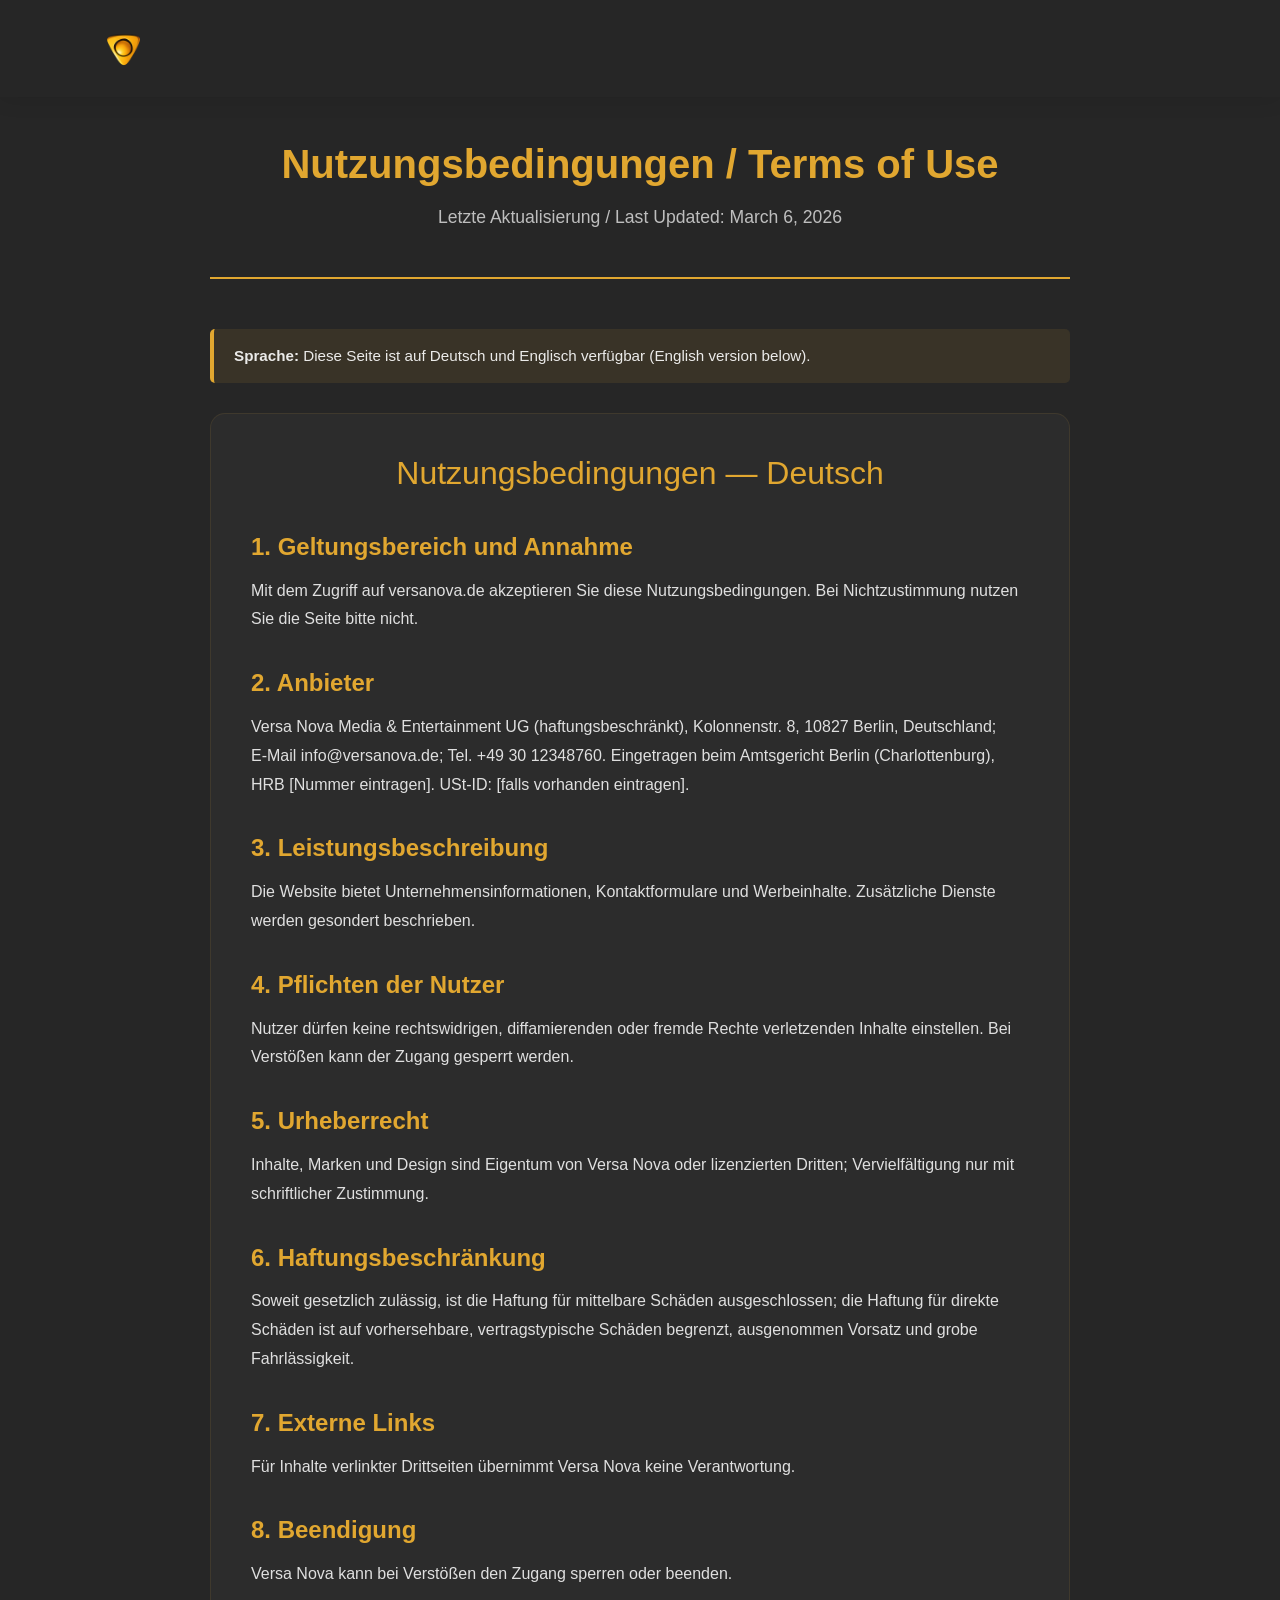
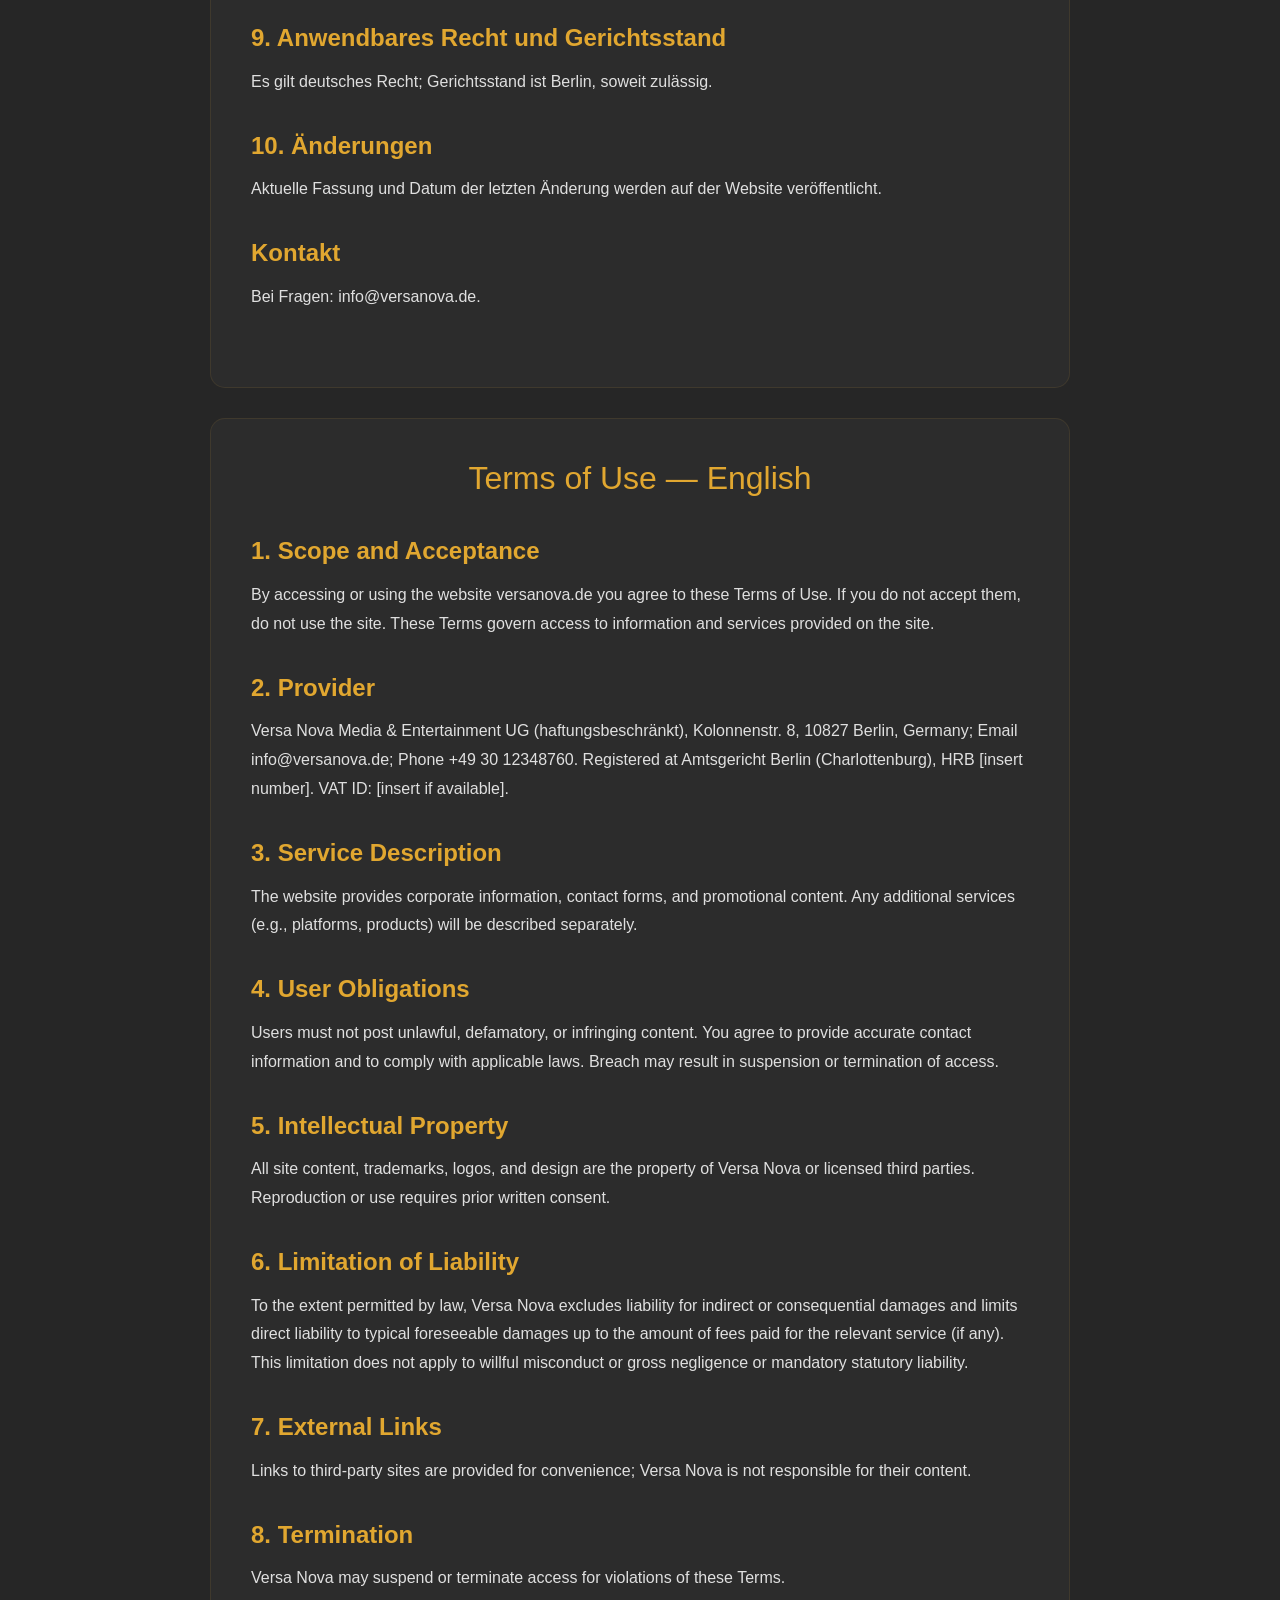
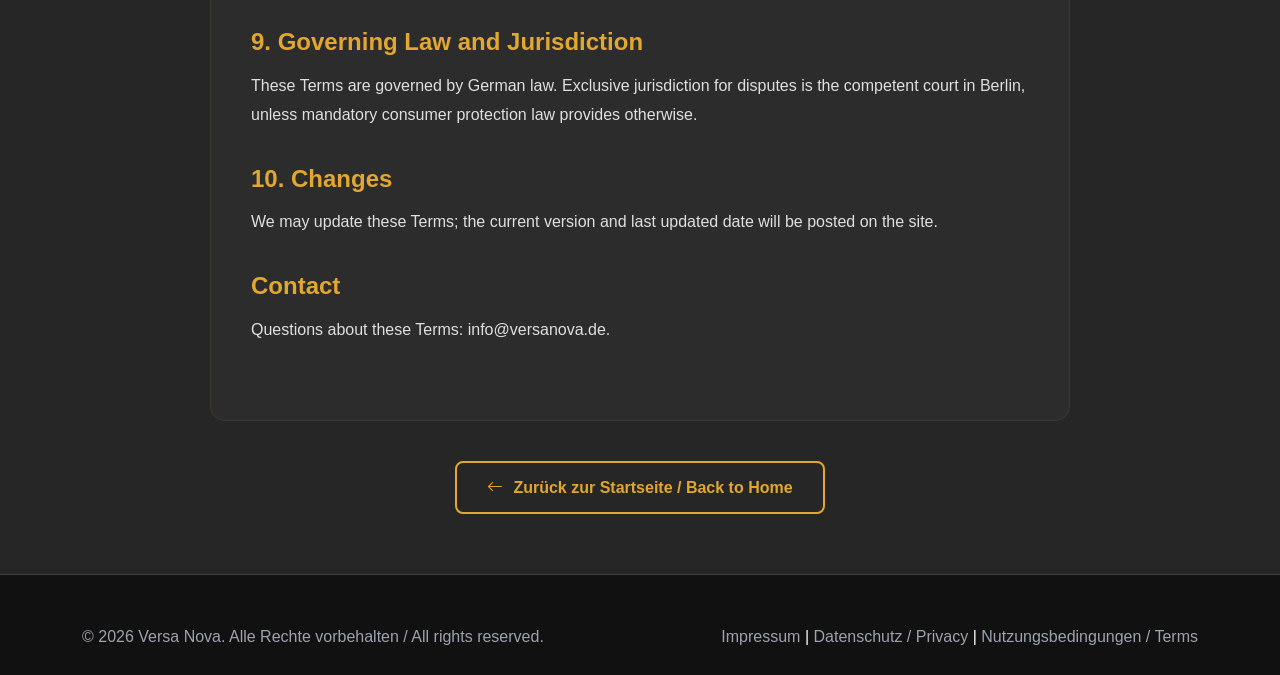
<file: terms.html>
<!DOCTYPE html>
<html lang="de">
<head>
    <meta charset="UTF-8">
    <meta name="viewport" content="width=device-width, initial-scale=1.0">
    <title>Nutzungsbedingungen / Terms of Use - Versa Nova</title>
    
    <!-- Bootstrap 5 CSS -->
    <link href="https://cdn.jsdelivr.net/npm/bootstrap@5.3.2/dist/css/bootstrap.min.css" rel="stylesheet">
    <!-- Bootstrap Icons -->
    <link rel="stylesheet" href="https://cdn.jsdelivr.net/npm/bootstrap-icons@1.11.1/font/bootstrap-icons.css">
    <!-- Custom CSS -->
    <link rel="stylesheet" href="main.css">
    
    <style>
        body {
            padding-top: 80px;
            background: var(--secondary-color);
            color: #fff;
        }
        
        .terms-container {
            max-width: 900px;
            margin: 0 auto;
            padding: 60px 20px;
        }
        
        .terms-header {
            text-align: center;
            margin-bottom: 50px;
            padding-bottom: 30px;
            border-bottom: 2px solid var(--primary-color);
        }
        
        .terms-header h1 {
            color: var(--primary-color);
            font-size: 2.5rem;
            font-weight: 700;
            margin-bottom: 15px;
        }
        
        .terms-header p {
            color: rgba(255, 255, 255, 0.7);
            font-size: 1.1rem;
        }
        
        .terms-content {
            background: rgba(255, 255, 255, 0.03);
            border: 1px solid rgba(225, 167, 48, 0.1);
            border-radius: 15px;
            padding: 40px;
            margin-bottom: 30px;
        }
        
        .terms-section {
            margin-bottom: 35px;
        }
        
        .terms-section h2 {
            color: var(--primary-color);
            font-size: 1.5rem;
            font-weight: 600;
            margin-bottom: 15px;
        }
        
        .terms-section p {
            color: rgba(255, 255, 255, 0.85);
            line-height: 1.8;
            margin-bottom: 15px;
        }
        
        .back-link {
            text-align: center;
            margin-top: 40px;
        }
        
        .back-link a {
            color: var(--primary-color);
            text-decoration: none;
            font-weight: 600;
            display: inline-flex;
            align-items: center;
            gap: 10px;
            padding: 12px 30px;
            border: 2px solid var(--primary-color);
            border-radius: 8px;
            transition: all 0.3s ease;
        }
        
        .back-link a:hover {
            background: rgba(225, 167, 48, 0.1);
            transform: translateY(-2px);
        }
        
        .language-notice {
            background: rgba(225, 167, 48, 0.1);
            border-left: 4px solid var(--primary-color);
            padding: 15px 20px;
            margin-bottom: 30px;
            border-radius: 5px;
        }
        
        .language-notice p {
            margin: 0;
            color: rgba(255, 255, 255, 0.9);
            font-size: 0.95rem;
        }
        
        @media (max-width: 767px) {
            .terms-header h1 {
                font-size: 2rem;
            }
            
            .terms-content {
                padding: 25px;
            }
            
            .terms-section h2 {
                font-size: 1.3rem;
            }
        }
    </style>
</head>
<body>
    <!-- Navigation -->
    <nav class="navbar navbar-expand-lg navbar-dark fixed-top">
        <div class="container">
            <a class="navbar-brand" href="index.html">
                <img src="assets/VN-logo-navbar.png" alt="VN Logo" style="height: 55px;">
            </a>
        </div>
    </nav>

    <!-- Terms Content -->
    <div class="terms-container">
        <div class="terms-header">
            <h1>Nutzungsbedingungen / Terms of Use</h1>
            <p>Letzte Aktualisierung / Last Updated: March 6, 2026</p>
        </div>

        <div class="language-notice">
            <p><strong>Sprache:</strong> Diese Seite ist auf Deutsch und Englisch verfügbar (English version below).</p>
        </div>

        <!-- German Version -->
        <div class="terms-content" id="terms-de">
            <h2 style="color: var(--primary-color); text-align: center; margin-bottom: 40px; font-size: 2rem;">Nutzungsbedingungen — Deutsch</h2>
            
            <div class="terms-section">
                <h2>1. Geltungsbereich und Annahme</h2>
                <p>Mit dem Zugriff auf versanova.de akzeptieren Sie diese Nutzungsbedingungen. Bei Nichtzustimmung nutzen Sie die Seite bitte nicht.</p>
            </div>

            <div class="terms-section">
                <h2>2. Anbieter</h2>
                <p>Versa Nova Media & Entertainment UG (haftungsbeschränkt), Kolonnenstr. 8, 10827 Berlin, Deutschland; E‑Mail info@versanova.de; Tel. +49 30 12348760. Eingetragen beim Amtsgericht Berlin (Charlottenburg), HRB [Nummer eintragen]. USt‑ID: [falls vorhanden eintragen].</p>
            </div>

            <div class="terms-section">
                <h2>3. Leistungsbeschreibung</h2>
                <p>Die Website bietet Unternehmensinformationen, Kontaktformulare und Werbeinhalte. Zusätzliche Dienste werden gesondert beschrieben.</p>
            </div>

            <div class="terms-section">
                <h2>4. Pflichten der Nutzer</h2>
                <p>Nutzer dürfen keine rechtswidrigen, diffamierenden oder fremde Rechte verletzenden Inhalte einstellen. Bei Verstößen kann der Zugang gesperrt werden.</p>
            </div>

            <div class="terms-section">
                <h2>5. Urheberrecht</h2>
                <p>Inhalte, Marken und Design sind Eigentum von Versa Nova oder lizenzierten Dritten; Vervielfältigung nur mit schriftlicher Zustimmung.</p>
            </div>

            <div class="terms-section">
                <h2>6. Haftungsbeschränkung</h2>
                <p>Soweit gesetzlich zulässig, ist die Haftung für mittelbare Schäden ausgeschlossen; die Haftung für direkte Schäden ist auf vorhersehbare, vertragstypische Schäden begrenzt, ausgenommen Vorsatz und grobe Fahrlässigkeit.</p>
            </div>

            <div class="terms-section">
                <h2>7. Externe Links</h2>
                <p>Für Inhalte verlinkter Drittseiten übernimmt Versa Nova keine Verantwortung.</p>
            </div>

            <div class="terms-section">
                <h2>8. Beendigung</h2>
                <p>Versa Nova kann bei Verstößen den Zugang sperren oder beenden.</p>
            </div>

            <div class="terms-section">
                <h2>9. Anwendbares Recht und Gerichtsstand</h2>
                <p>Es gilt deutsches Recht; Gerichtsstand ist Berlin, soweit zulässig.</p>
            </div>

            <div class="terms-section">
                <h2>10. Änderungen</h2>
                <p>Aktuelle Fassung und Datum der letzten Änderung werden auf der Website veröffentlicht.</p>
            </div>

            <div class="terms-section">
                <h2>Kontakt</h2>
                <p>Bei Fragen: info@versanova.de.</p>
            </div>
        </div>

        <!-- English Version -->
        <div class="terms-content" id="terms-en">
            <h2 style="color: var(--primary-color); text-align: center; margin-bottom: 40px; font-size: 2rem;">Terms of Use — English</h2>
            
            <div class="terms-section">
                <h2>1. Scope and Acceptance</h2>
                <p>By accessing or using the website versanova.de you agree to these Terms of Use. If you do not accept them, do not use the site. These Terms govern access to information and services provided on the site.</p>
            </div>

            <div class="terms-section">
                <h2>2. Provider</h2>
                <p>Versa Nova Media & Entertainment UG (haftungsbeschränkt), Kolonnenstr. 8, 10827 Berlin, Germany; Email info@versanova.de; Phone +49 30 12348760. Registered at Amtsgericht Berlin (Charlottenburg), HRB [insert number]. VAT ID: [insert if available].</p>
            </div>

            <div class="terms-section">
                <h2>3. Service Description</h2>
                <p>The website provides corporate information, contact forms, and promotional content. Any additional services (e.g., platforms, products) will be described separately.</p>
            </div>

            <div class="terms-section">
                <h2>4. User Obligations</h2>
                <p>Users must not post unlawful, defamatory, or infringing content. You agree to provide accurate contact information and to comply with applicable laws. Breach may result in suspension or termination of access.</p>
            </div>

            <div class="terms-section">
                <h2>5. Intellectual Property</h2>
                <p>All site content, trademarks, logos, and design are the property of Versa Nova or licensed third parties. Reproduction or use requires prior written consent.</p>
            </div>

            <div class="terms-section">
                <h2>6. Limitation of Liability</h2>
                <p>To the extent permitted by law, Versa Nova excludes liability for indirect or consequential damages and limits direct liability to typical foreseeable damages up to the amount of fees paid for the relevant service (if any). This limitation does not apply to willful misconduct or gross negligence or mandatory statutory liability.</p>
            </div>

            <div class="terms-section">
                <h2>7. External Links</h2>
                <p>Links to third‑party sites are provided for convenience; Versa Nova is not responsible for their content.</p>
            </div>

            <div class="terms-section">
                <h2>8. Termination</h2>
                <p>Versa Nova may suspend or terminate access for violations of these Terms.</p>
            </div>

            <div class="terms-section">
                <h2>9. Governing Law and Jurisdiction</h2>
                <p>These Terms are governed by German law. Exclusive jurisdiction for disputes is the competent court in Berlin, unless mandatory consumer protection law provides otherwise.</p>
            </div>

            <div class="terms-section">
                <h2>10. Changes</h2>
                <p>We may update these Terms; the current version and last updated date will be posted on the site.</p>
            </div>

            <div class="terms-section">
                <h2>Contact</h2>
                <p>Questions about these Terms: info@versanova.de.</p>
            </div>
        </div>

        <div class="back-link">
            <a href="index.html">
                <i class="bi bi-arrow-left"></i>
                Zurück zur Startseite / Back to Home
            </a>
        </div>
    </div>

    <!-- Footer -->
    <footer class="footer">
        <div class="container">
            <div class="row align-items-center">
                <div class="col-md-6 text-center text-md-start">
                    <p class="mb-0">&copy; 2026 Versa Nova. Alle Rechte vorbehalten / All rights reserved.</p>
                </div>
                <div class="col-md-6 text-center text-md-end">
                    <a href="impressum.html">Impressum</a> | <a href="privacy.html">Datenschutz / Privacy</a> | <a href="terms.html">Nutzungsbedingungen / Terms</a>
                </div>
            </div>
        </div>
    </footer>

    <!-- Bootstrap 5 JS Bundle -->
    <script src="https://cdn.jsdelivr.net/npm/bootstrap@5.3.2/dist/js/bootstrap.bundle.min.js"></script>
</body>
</html>
</file>
<file: main.css>
/* ===========================
   Global Styles
   =========================== */
:root {
    --primary-color: #E1A730;
    --secondary-color: #262626;
    --dark-bg: #262626;
    --dark-bg-light: #333333;
    --text-light: #e2e8f0;
    --text-muted: #94a3b8;
    --border-color: #404040;
    --gradient: linear-gradient(135deg, #E1A730 0%, #C89428 100%);
    --shadow: 0 10px 40px rgba(0, 0, 0, 0.2);
    --shadow-lg: 0 20px 60px rgba(0, 0, 0, 0.3);
}

* {
    margin: 0;
    padding: 0;
    box-sizing: border-box;
}

/* Override Bootstrap's text-muted */
.text-muted {
    color: var(--text-muted) !important;
}

body {
    font-family: 'Inter', -apple-system, BlinkMacSystemFont, 'Segoe UI', Roboto, Oxygen, Ubuntu, Cantarell, sans-serif;
    background-color: var(--dark-bg);
    color: var(--text-light);
    overflow-x: hidden;
    line-height: 1.6;
}

html {
    scroll-behavior: smooth;
}

a {
    text-decoration: none;
    transition: all 0.3s ease;
}

img {
    max-width: 100%;
    height: auto;
}

section {
    position: relative;
}

/* ===========================
   Navigation
   =========================== */
.navbar {
    background: rgba(38, 38, 38, 0.95);
    backdrop-filter: blur(10px);
    padding: 1rem 0;
    transition: all 0.3s ease;
    box-shadow: 0 2px 20px rgba(0, 0, 0, 0.1);
}

.navbar.scrolled {
    padding: 0.5rem 0;
    box-shadow: 0 2px 20px rgba(0, 0, 0, 0.3);
}

.navbar-brand {
    font-size: 1.5rem;
    font-weight: 700;
    color: var(--text-light) !important;
    display: flex;
    align-items: center;
    gap: 0.3rem;
}

.navbar-logo-svg {
    height: 40px;
    width: auto;
    transition: all 0.3s ease;
}

.navbar-brand:hover .navbar-logo-svg {
    transform: scale(1.05);
}

.navbar-logo {
    height: 70px;
    width: auto;
    margin-right: -25px;
    transition: all 0.3s ease;
}

.navbar-logo:hover {
    transform: scale(1.05);
}

.brand-text {
    display: flex;
    flex-direction: column;
    line-height: 1.2;
}

.brand-name {
    font-size: 1.2rem;
    font-weight: 700;
    color: #fff;
    letter-spacing: 1px;
}

.brand-tagline {
    font-size: 0.7rem;
    font-weight: 400;
    color: var(--primary-color);
    letter-spacing: 0.5px;
    text-transform: lowercase;
}

.brand-logo {
    width: 40px;
    height: 40px;
    background: var(--gradient);
    border-radius: 8px;
    display: inline-flex;
    align-items: center;
    justify-content: center;
    font-weight: 700;
    font-size: 1rem;
}

.navbar-nav .nav-link {
    color: var(--text-muted) !important;
    margin: 0 0.5rem;
    font-weight: 500;
    position: relative;
    transition: all 0.3s ease;
}

.navbar-nav .nav-link:hover,
.navbar-nav .nav-link.active {
    color: var(--primary-color) !important;
}

.navbar-nav .nav-link::after {
    content: '';
    position: absolute;
    bottom: -5px;
    left: 50%;
    transform: translateX(-50%);
    width: 0;
    height: 2px;
    background: var(--gradient);
    transition: width 0.3s ease;
}

.navbar-nav .nav-link:hover::after {
    width: 80%;
}

.btn-custom {
    background: var(--gradient) !important;
    padding: 0.5rem 1.5rem !important;
    border-radius: 50px !important;
}

/* Specific color for Get Started button text */
.navbar-nav .btn-custom,
.nav-link.btn-custom {
    color: #252525 !important;
}

.btn-custom::after {
    display: none;
}

/* Language Dropdown */
.dropdown-menu {
    background: rgba(38, 38, 38, 0.98);
    border: 1px solid rgba(225, 167, 48, 0.3);
    border-radius: 10px;
    padding: 0.5rem 0;
    margin-top: 0.5rem;
}

.dropdown-item {
    color: var(--text-light);
    padding: 0.5rem 1rem;
    transition: all 0.3s ease;
    display: flex;
    align-items: center;
    gap: 0.5rem;
}

.dropdown-item:hover {
    background: rgba(225, 167, 48, 0.2);
    color: var(--primary-color);
}

.dropdown-item img {
    margin-right: 0.5rem;
}

/* ===========================
   Hero Section
   =========================== */
.hero-section {
    position: relative;
    min-height: 100vh;
    display: flex;
    align-items: center;
    background: #262626;
    overflow: hidden;
}

.hero-background-slider {
    position: absolute;
    top: 0;
    left: 0;
    width: 100%;
    height: 100%;
    z-index: 0;
}

.hero-bg-slide {
    position: absolute;
    top: 0;
    left: 0;
    width: 100%;
    height: 100%;
    background-size: cover;
    background-position: center;
    background-repeat: no-repeat;
    opacity: 0;
    transition: opacity 1.5s ease-in-out;
}

.hero-bg-slide.active {
    opacity: 0.6;
}

.hero-overlay {
    position: absolute;
    top: 0;
    left: 0;
    right: 0;
    bottom: 0;
    background:
        linear-gradient(135deg, rgba(38, 38, 38, 0.5) 0%, rgba(38, 38, 38, 0.4) 100%),
        radial-gradient(circle at 20% 50%, rgba(225, 167, 48, 0.1) 0%, transparent 50%),
        radial-gradient(circle at 80% 80%, rgba(225, 167, 48, 0.08) 0%, transparent 50%);
    z-index: 1;
}

.hero-section .container {
    position: relative;
    z-index: 2;
}

.hero-content {
    position: relative;
    z-index: 2;
}

.hero-title {
    font-size: 3.5rem;
    font-weight: 800;
    line-height: 1.2;
    margin-bottom: 1.5rem;
}

.hero-text-animated {
    display: inline;
    transition: opacity 0.6s ease-in-out;
}

.text-gradient {
    background: var(--gradient);
    -webkit-background-clip: text;
    -webkit-text-fill-color: transparent;
    background-clip: text;
}

.hero-subtitle {
    font-size: 1.25rem;
    color: var(--text-muted);
    margin-bottom: 2rem;
    max-width: 600px;
}

.hero-buttons .btn {
    padding: 0.75rem 2rem;
    border-radius: 50px;
    font-weight: 600;
}

.btn-primary {
    background: var(--gradient);
    border: none;
}

.btn-primary:hover {
    transform: translateY(-2px);
    box-shadow: 0 10px 30px rgba(225, 167, 48, 0.4);
}

.btn-outline-light {
    border: 2px solid var(--text-muted);
    color: var(--text-light);
}

.btn-outline-light:hover {
    background: var(--text-light);
    color: var(--dark-bg);
    border-color: var(--text-light);
}

.hero-image {
    position: relative;
    height: 500px;
    z-index: 2;
}

.floating-card {
    position: absolute;
    top: 50%;
    left: 50%;
    transform: translate(-50%, -50%);
    background: rgba(255, 255, 255, 0.05);
    backdrop-filter: blur(10px);
    border: 1px solid rgba(255, 255, 255, 0.1);
    border-radius: 20px;
    padding: 3rem;
    text-align: center;
    animation: float 3s ease-in-out infinite;
}

.floating-card i {
    font-size: 5rem;
    background: var(--gradient);
    -webkit-background-clip: text;
    -webkit-text-fill-color: transparent;
    background-clip: text;
}

.floating-card h3 {
    margin-top: 1rem;
    font-size: 2rem;
}

@keyframes float {

    0%,
    100% {
        transform: translate(-50%, -50%) translateY(0);
    }

    50% {
        transform: translate(-50%, -50%) translateY(-20px);
    }
}

.scroll-indicator {
    position: absolute;
    bottom: 30px;
    left: 50%;
    transform: translateX(-50%);
    z-index: 3;
}

.scroll-indicator a {
    color: var(--text-muted);
    font-size: 2rem;
    animation: bounce 2s infinite;
}

@keyframes bounce {

    0%,
    20%,
    50%,
    80%,
    100% {
        transform: translateY(0);
    }

    40% {
        transform: translateY(-10px);
    }

    60% {
        transform: translateY(-5px);
    }
}

/* ===========================
   Section Styles
   =========================== */
.section-title {
    font-size: 2.5rem;
    font-weight: 700;
    margin-bottom: 1rem;
}

.section-subtitle {
    font-size: 1.1rem;
    color: var(--text-muted);
    max-width: 600px;
    margin: 0 auto;
}

/* ===========================
   Services Section
   =========================== */
.services-section {
    background: var(--dark-bg-light);
    padding: 5rem 0;
}

.service-card {
    background: rgba(255, 255, 255, 0.02);
    border: 1px solid var(--border-color);
    border-radius: 15px;
    padding: 2rem;
    transition: all 0.3s ease;
    height: 100%;
}

.service-card:hover {
    transform: translateY(-10px);
    background: rgba(255, 255, 255, 0.05);
    border-color: var(--primary-color);
    box-shadow: 0 20px 40px rgba(225, 167, 48, 0.2);
}

.service-icon {
    width: 70px;
    height: 70px;
    background: var(--gradient);
    border-radius: 15px;
    display: flex;
    align-items: center;
    justify-content: center;
    margin-bottom: 1.5rem;
}

.service-icon i {
    font-size: 2rem;
    color: white;
}

.service-card h3 {
    font-size: 1.5rem;
    margin-bottom: 1rem;
}

.service-card p {
    color: var(--text-muted);
    margin-bottom: 1.5rem;
}

.service-link {
    color: var(--primary-color);
    font-weight: 600;
    transition: all 0.3s ease;
}

.service-link:hover {
    color: var(--secondary-color);
    margin-left: 5px;
}

/* ===========================
   About Section
   =========================== */
.about-section {
    padding: 5rem 0;
}

.about-image {
    position: relative;
    height: 500px;
}

.about-card-1,
.about-card-2 {
    position: absolute;
    border-radius: 20px;
    background: var(--gradient);
}

.about-card-1 {
    width: 70%;
    height: 70%;
    top: 0;
    left: 0;
    opacity: 0.8;
}

.about-card-2 {
    width: 70%;
    height: 70%;
    bottom: 0;
    right: 0;
    background: linear-gradient(135deg, #C89428 0%, #B8851F 100%);
    opacity: 0.8;
}

.about-content {
    padding-left: 2rem;
}

.about-content .lead {
    font-size: 1.25rem;
    margin-bottom: 1rem;
    color: var(--text-muted);
}

.startup-info {
    margin-top: 2rem;
}

.startup-badge {
    display: inline-flex;
    align-items: center;
    gap: 0.75rem;
    background: rgba(225, 167, 48, 0.1);
    border: 2px solid var(--primary-color);
    border-radius: 50px;
    padding: 0.75rem 1.5rem;
    animation: pulse 2s ease-in-out infinite;
}

.startup-badge i {
    font-size: 1.5rem;
    color: var(--primary-color);
}

.startup-badge span {
    color: var(--primary-color);
    font-weight: 700;
    font-size: 1rem;
}

@keyframes pulse {

    0%,
    100% {
        box-shadow: 0 0 0 0 rgba(225, 167, 48, 0.4);
    }

    50% {
        box-shadow: 0 0 0 10px rgba(225, 167, 48, 0);
    }
}

.startup-info h4 {
    font-size: 1.5rem;
    font-weight: 700;
    color: var(--text-light);
}

.startup-description {
    color: var(--text-muted);
    line-height: 1.8;
    font-size: 1rem;
}

.projects-preview {
    display: flex;
    flex-direction: column;
    gap: 1rem;
}

.preview-card {
    background: rgba(255, 255, 255, 0.02);
    border: 1px solid var(--border-color);
    border-radius: 15px;
    padding: 1.5rem;
    display: flex;
    align-items: center;
    gap: 1.5rem;
    transition: all 0.3s ease;
    position: relative;
    overflow: hidden;
}

.preview-card::before {
    content: '';
    position: absolute;
    top: 0;
    left: -100%;
    width: 100%;
    height: 100%;
    background: linear-gradient(90deg, transparent, rgba(225, 167, 48, 0.1), transparent);
    animation: shimmer 2s infinite;
}

@keyframes shimmer {
    0% {
        left: -100%;
    }

    100% {
        left: 100%;
    }
}

.preview-card:hover {
    background: rgba(255, 255, 255, 0.05);
    border-color: var(--primary-color);
    transform: translateX(5px);
}

.preview-icon {
    width: 60px;
    height: 60px;
    background: var(--gradient);
    border-radius: 12px;
    display: flex;
    align-items: center;
    justify-content: center;
    flex-shrink: 0;
    animation: rotate 3s linear infinite;
}

@keyframes rotate {

    0%,
    100% {
        transform: rotate(0deg);
    }

    50% {
        transform: rotate(180deg);
    }
}

.preview-icon i {
    font-size: 1.75rem;
    color: white;
}

.preview-content {
    flex: 1;
}

.preview-content h5 {
    font-size: 1.25rem;
    margin-bottom: 0.5rem;
    color: var(--text-light);
}

.preview-content p {
    color: var(--text-muted);
    margin: 0.5rem 0 0 0;
    font-size: 0.9rem;
}

.badge-coming-soon {
    display: inline-block;
    background: rgba(225, 167, 48, 0.2);
    color: var(--primary-color);
    padding: 0.25rem 0.75rem;
    border-radius: 20px;
    font-size: 0.75rem;
    font-weight: 600;
    text-transform: uppercase;
    letter-spacing: 0.5px;
}

.badge-mvp-ready {
    display: inline-block;
    background: rgba(16, 185, 129, 0.2);
    color: #10b981;
    padding: 0.25rem 0.75rem;
    border-radius: 20px;
    font-size: 0.75rem;
    font-weight: 600;
    text-transform: uppercase;
    letter-spacing: 0.5px;
    animation: badgePulse 2s ease-in-out infinite;
}

.badge-demo-prep {
    display: inline-block;
    background: rgba(59, 130, 246, 0.2);
    color: #3b82f6;
    padding: 0.25rem 0.75rem;
    border-radius: 20px;
    font-size: 0.75rem;
    font-weight: 600;
    text-transform: uppercase;
    letter-spacing: 0.5px;
}

@keyframes badgePulse {

    0%,
    100% {
        box-shadow: 0 0 0 0 rgba(16, 185, 129, 0.4);
    }

    50% {
        box-shadow: 0 0 0 6px rgba(16, 185, 129, 0);
    }
}

.booksy-icon {
    background: linear-gradient(135deg, #10b981 0%, #059669 100%) !important;
    animation: none !important;
}

.unite-icon {
    background: linear-gradient(135deg, #3b82f6 0%, #2563eb 100%) !important;
    animation: none !important;
}

.booksy-icon:hover {
    animation: bounce 0.6s ease !important;
}

.unite-icon:hover {
    animation: shake 0.6s ease !important;
}

@keyframes bounce {

    0%,
    100% {
        transform: translateY(0);
    }

    50% {
        transform: translateY(-10px);
    }
}

@keyframes shake {

    0%,
    100% {
        transform: rotate(0deg);
    }

    25% {
        transform: rotate(-5deg);
    }

    75% {
        transform: rotate(5deg);
    }
}

.progress-bar-container {
    width: 100%;
    height: 6px;
    background: rgba(255, 255, 255, 0.1);
    border-radius: 10px;
    overflow: hidden;
    margin-top: 0.75rem;
}

.progress-bar {
    height: 100%;
    background: var(--gradient);
    border-radius: 10px;
    position: relative;
    overflow: hidden;
    animation: progressPulse 2s ease-in-out infinite;
}

.progress-bar-success {
    background: linear-gradient(90deg, #10b981 0%, #059669 100%);
}

.progress-bar-blue {
    background: linear-gradient(90deg, #3b82f6 0%, #2563eb 100%);
}

.progress-bar::after {
    content: '';
    position: absolute;
    top: 0;
    left: 0;
    right: 0;
    bottom: 0;
    background: linear-gradient(90deg, transparent, rgba(255, 255, 255, 0.3), transparent);
    animation: progressShine 1.5s infinite;
}

@keyframes progressPulse {

    0%,
    100% {
        opacity: 1;
    }

    50% {
        opacity: 0.8;
    }
}

@keyframes progressShine {
    0% {
        transform: translateX(-100%);
    }

    100% {
        transform: translateX(100%);
    }
}

.stats-container {
    margin-top: 2rem;
}

.stat-item {
    text-align: center;
    padding: 1.5rem;
    background: rgba(255, 255, 255, 0.02);
    border-radius: 15px;
    border: 1px solid var(--border-color);
}

.stat-number {
    font-size: 2.5rem;
    font-weight: 700;
    background: var(--gradient);
    -webkit-background-clip: text;
    -webkit-text-fill-color: transparent;
    background-clip: text;
    margin-bottom: 0.5rem;
}

.stat-label {
    color: var(--text-muted);
    font-size: 0.9rem;
    margin: 0;
}

/* ===========================
   Portfolio Section
   =========================== */
.portfolio-section {
    background: var(--dark-bg-light);
    padding: 5rem 0;
}

.project-detail {
    margin-bottom: 3rem;
}

.project-image-wrapper {
    position: relative;
    border-radius: 20px;
    overflow: hidden;
    box-shadow: 0 20px 60px rgba(0, 0, 0, 0.3);
    transition: transform 0.3s ease;
}

.project-image-wrapper:hover {
    transform: translateY(-10px);
}

.project-image {
    width: 100%;
    height: auto;
    display: block;
    border-radius: 20px;
}

.project-image-wrapper .project-badge {
    position: absolute;
    top: 20px;
    right: 20px;
    padding: 0.5rem 1rem;
    border-radius: 50px;
    font-size: 0.85rem;
    font-weight: 600;
    display: flex;
    align-items: center;
    gap: 0.5rem;
    backdrop-filter: blur(10px);
    box-shadow: 0 4px 15px rgba(0, 0, 0, 0.2);
}

.project-image-wrapper .badge-mvp-ready {
    background: rgba(16, 185, 129, 0.9);
    color: white;
}

.project-image-wrapper .badge-demo-prep {
    background: rgba(59, 130, 246, 0.9);
    color: white;
}

.project-content {
    padding: 0 2rem;
}

.project-title {
    font-size: 2rem;
    font-weight: 700;
    margin-bottom: 0.5rem;
    color: var(--text-light);
    display: flex;
    align-items: center;
}

.project-title i {
    color: var(--primary-color);
}

.project-subtitle {
    font-size: 1.25rem;
    font-weight: 600;
    color: var(--primary-color);
    margin-bottom: 1.5rem;
}

.project-description {
    color: var(--text-muted);
    line-height: 1.8;
    margin-bottom: 2rem;
    font-size: 1rem;
}

.project-meta {
    display: flex;
    flex-wrap: wrap;
    gap: 1rem;
    margin-bottom: 2rem;
}

.meta-item {
    display: flex;
    align-items: center;
    gap: 0.5rem;
    background: rgba(255, 255, 255, 0.05);
    padding: 0.5rem 1rem;
    border-radius: 50px;
    border: 1px solid var(--border-color);
    font-size: 0.9rem;
}

.meta-item i {
    color: var(--primary-color);
}

.meta-item span {
    color: var(--text-muted);
}

.project-progress {
    margin-top: 2rem;
}

.project-divider {
    border: none;
    height: 2px;
    background: linear-gradient(90deg, transparent, var(--border-color), transparent);
    margin: 4rem 0;
}

.portfolio-item {
    position: relative;
    border-radius: 15px;
    overflow: hidden;
    height: 350px;
    cursor: pointer;
}

.portfolio-image {
    width: 100%;
    height: 100%;
    background: linear-gradient(135deg, var(--primary-color) 0%, var(--secondary-color) 100%);
    transition: transform 0.3s ease;
}

.portfolio-overlay {
    position: absolute;
    top: 0;
    left: 0;
    right: 0;
    bottom: 0;
    background: rgba(38, 38, 38, 0.95);
    display: flex;
    flex-direction: column;
    align-items: center;
    justify-content: center;
    opacity: 0;
    transition: opacity 0.3s ease;
    padding: 2rem;
    text-align: center;
}

.portfolio-item:hover .portfolio-image {
    transform: scale(1.1);
}

.portfolio-item:hover .portfolio-overlay {
    opacity: 1;
}

.portfolio-overlay h4 {
    font-size: 1.5rem;
    margin-bottom: 0.5rem;
}

.portfolio-overlay p {
    color: var(--text-muted);
    margin-bottom: 1.5rem;
}

/* ===========================
   Partners & Investors Section
   =========================== */
.partners-section {
    padding: 5rem 0;
    background: var(--dark-bg);
}

.seeking-intro {
    padding: 2rem;
    background: rgba(255, 255, 255, 0.02);
    border: 1px solid var(--border-color);
    border-radius: 20px;
}

.startup-badge-large {
    display: inline-flex;
    align-items: center;
    gap: 0.75rem;
    background: rgba(225, 167, 48, 0.15);
    border: 2px solid var(--primary-color);
    border-radius: 50px;
    padding: 1rem 2rem;
    font-size: 1.1rem;
    font-weight: 700;
    color: var(--primary-color);
    animation: pulse 2s ease-in-out infinite;
}

.startup-badge-large i {
    font-size: 1.5rem;
}

.opportunity-card {
    background: rgba(255, 255, 255, 0.02);
    border: 1px solid var(--border-color);
    border-radius: 20px;
    padding: 2.5rem 2rem;
    height: 100%;
    transition: all 0.3s ease;
    position: relative;
}

.opportunity-card:hover {
    background: rgba(255, 255, 255, 0.05);
    border-color: var(--primary-color);
    transform: translateY(-10px);
    box-shadow: 0 20px 40px rgba(225, 167, 48, 0.2);
}

.opportunity-card.featured {
    background: rgba(225, 167, 48, 0.05);
    border: 2px solid var(--primary-color);
}

.featured-badge {
    position: absolute;
    top: 20px;
    right: 20px;
    background: var(--gradient);
    color: white;
    padding: 0.4rem 1rem;
    border-radius: 50px;
    font-size: 0.8rem;
    font-weight: 600;
    text-transform: uppercase;
}

.opportunity-icon {
    width: 80px;
    height: 80px;
    background: var(--gradient);
    border-radius: 15px;
    display: flex;
    align-items: center;
    justify-content: center;
    margin-bottom: 1.5rem;
}

.opportunity-icon i {
    font-size: 2.5rem;
    color: white;
}

.opportunity-card h4 {
    font-size: 1.5rem;
    font-weight: 700;
    margin-bottom: 1rem;
    color: var(--text-light);
}

.opportunity-card p {
    color: var(--text-muted);
    margin-bottom: 1.5rem;
    line-height: 1.7;
}

.opportunity-list {
    list-style: none;
    padding: 0;
    margin: 0;
}

.opportunity-list li {
    display: flex;
    align-items: center;
    gap: 0.75rem;
    color: var(--text-muted);
    margin-bottom: 0.75rem;
    font-size: 0.95rem;
}

.opportunity-list i {
    color: var(--primary-color);
    font-size: 1rem;
}

.investment-highlights {
    padding: 2rem 0;
}

.investment-highlights h3 {
    font-size: 2rem;
    font-weight: 700;
    color: var(--text-light);
}

.highlight-item {
    display: flex;
    gap: 1.5rem;
    margin-bottom: 2rem;
    align-items: flex-start;
}

.highlight-icon {
    width: 60px;
    height: 60px;
    background: rgba(225, 167, 48, 0.1);
    border: 2px solid var(--primary-color);
    border-radius: 12px;
    display: flex;
    align-items: center;
    justify-content: center;
    flex-shrink: 0;
}

.highlight-icon i {
    font-size: 1.75rem;
    color: var(--primary-color);
}

.highlight-content h5 {
    font-size: 1.25rem;
    font-weight: 600;
    margin-bottom: 0.5rem;
    color: var(--text-light);
}

.highlight-content p {
    color: var(--text-muted);
    margin: 0;
    line-height: 1.6;
}

.cta-box {
    background: rgba(255, 255, 255, 0.02);
    border: 1px solid var(--border-color);
    border-radius: 20px;
    padding: 3rem;
    text-align: center;
}

.cta-box h3 {
    font-size: 2rem;
    font-weight: 700;
    color: var(--text-light);
}

.cta-box p {
    color: var(--text-muted);
    line-height: 1.8;
}

.cta-buttons {
    display: flex;
    justify-content: center;
    flex-wrap: wrap;
    gap: 1rem;
}

.partners-stats {
    padding: 2rem;
}

.partner-stat-card {
    background: rgba(255, 255, 255, 0.02);
    border: 1px solid var(--border-color);
    border-radius: 15px;
    padding: 2rem 1.5rem;
    text-align: center;
    transition: all 0.3s ease;
}

.partner-stat-card:hover {
    background: rgba(255, 255, 255, 0.05);
    border-color: var(--primary-color);
    transform: translateY(-5px);
}

.partner-stat-card h3 {
    font-size: 2.5rem;
    font-weight: 700;
    background: var(--gradient);
    -webkit-background-clip: text;
    -webkit-text-fill-color: transparent;
    background-clip: text;
    margin-bottom: 0.5rem;
}

.partner-stat-card p {
    color: var(--text-muted);
    margin: 0;
    font-size: 0.9rem;
}

.partners-grid h4 {
    color: var(--text-light);
    font-size: 1.5rem;
}

.partner-logo-card {
    background: rgba(255, 255, 255, 0.02);
    border: 1px solid var(--border-color);
    border-radius: 15px;
    padding: 2rem;
    height: 150px;
    display: flex;
    align-items: center;
    justify-content: center;
    transition: all 0.3s ease;
}

.partner-logo-card:hover {
    background: rgba(255, 255, 255, 0.05);
    border-color: var(--primary-color);
    transform: translateY(-5px);
    box-shadow: 0 10px 30px rgba(225, 167, 48, 0.2);
}

.partner-logo-placeholder {
    width: 80px;
    height: 80px;
    background: var(--gradient);
    border-radius: 10px;
    display: flex;
    align-items: center;
    justify-content: center;
    opacity: 0.8;
}

.partner-logo-placeholder i {
    font-size: 2.5rem;
    color: white;
}

.partners-section .lead {
    color: var(--text-muted);
    line-height: 1.8;
}

.partners-section h3 {
    font-size: 2rem;
    font-weight: 700;
}

.partners-section p {
    color: var(--text-muted);
}

/* ===========================
   Contact Section
   =========================== */
.contact-section {
    padding: 5rem 0;
}

.contact-info {
    background: rgba(255, 255, 255, 0.02);
    border: 1px solid var(--border-color);
    border-radius: 15px;
    padding: 2rem;
    height: 100%;
}

.contact-item {
    margin-bottom: 2rem;
}

.contact-item i {
    font-size: 2rem;
    color: var(--primary-color);
    margin-bottom: 1rem;
}

.contact-item h4 {
    font-size: 1.2rem;
    margin-bottom: 0.5rem;
}

.contact-item p {
    color: var(--text-muted);
    margin: 0;
}

.social-links {
    display: flex;
    gap: 1rem;
    margin-top: 2rem;
}

.social-links a {
    width: 45px;
    height: 45px;
    background: rgba(255, 255, 255, 0.05);
    border: 1px solid var(--border-color);
    border-radius: 10px;
    display: flex;
    align-items: center;
    justify-content: center;
    color: var(--text-light);
    font-size: 1.2rem;
    transition: all 0.3s ease;
}

.social-links a:hover {
    background: var(--gradient);
    border-color: transparent;
    transform: translateY(-3px);
}

.contact-form {
    background: rgba(255, 255, 255, 0.02);
    border: 1px solid var(--border-color);
    border-radius: 15px;
    padding: 2rem;
}

.contact-form .form-control {
    background: rgba(255, 255, 255, 0.05);
    border: 1px solid var(--border-color);
    border-radius: 10px;
    padding: 0.75rem 1rem;
    color: var(--text-light);
    transition: all 0.3s ease;
}

.contact-form .form-control:focus {
    background: rgba(255, 255, 255, 0.08);
    border-color: var(--primary-color);
    box-shadow: 0 0 0 0.2rem rgba(225, 167, 48, 0.25);
    color: var(--text-light);
}

.contact-form .form-control::placeholder {
    color: var(--text-muted);
}

/* ===========================
   Footer
   =========================== */
.footer {
    background: var(--dark-bg);
    border-top: 1px solid var(--border-color);
    padding: 3rem 0 1.5rem;
}

.footer-brand {
    display: flex;
    align-items: center;
    gap: 0.3rem;
    margin-bottom: 1.5rem;
}

.footer-logo-img {
    height: 70px;
    width: auto;
    margin-right: -25px;
}

.footer-logo {
    font-size: 1.5rem;
    font-weight: 700;
    margin-bottom: 1rem;
    display: flex;
    align-items: center;
    gap: 0.5rem;
}

.footer h5 {
    margin-bottom: 1rem;
    font-size: 1.1rem;
}

.footer p {
    color: var(--text-muted);
}

.footer-links {
    list-style: none;
    padding: 0;
}

.footer-links li {
    margin-bottom: 0.5rem;
}

.footer-links a {
    color: var(--text-muted);
    transition: color 0.3s ease;
}

.footer-links a:hover {
    color: var(--primary-color);
    padding-left: 5px;
}

.newsletter-form .input-group .form-control {
    background: rgba(255, 255, 255, 0.05);
    border: 1px solid var(--border-color);
    border-radius: 10px 0 0 10px;
    color: var(--text-light);
}

.newsletter-form .input-group .form-control:focus {
    background: rgba(255, 255, 255, 0.08);
    border-color: var(--primary-color);
    box-shadow: none;
    color: var(--text-light);
}

.newsletter-form .btn {
    border-radius: 0 10px 10px 0;
}

.footer hr {
    border-color: var(--border-color);
    opacity: 0.3;
}

.footer a {
    color: var(--text-muted);
}

.footer a:hover {
    color: var(--primary-color);
}

/* ===========================
   Responsive Design
   =========================== */
@media (max-width: 991px) {
    .hero-title {
        font-size: 2.5rem;
    }

    .hero-subtitle {
        font-size: 1rem;
    }

    .hero-image {
        margin-top: 3rem;
        height: 300px;
    }

    .about-content {
        padding-left: 0;
        margin-top: 3rem;
    }

    .section-title {
        font-size: 2rem;
    }

    .project-content {
        padding: 2rem 0 0 0;
    }

    .project-title {
        font-size: 1.75rem;
    }

    .project-subtitle {
        font-size: 1.1rem;
    }

    .cta-box {
        margin-top: 3rem;
        padding: 2rem;
    }

    .cta-buttons {
        flex-direction: column;
    }

    .cta-buttons .btn {
        width: 100%;
    }

    .investment-highlights h3 {
        font-size: 1.75rem;
    }
}

@media (max-width: 767px) {
    .hero-title {
        font-size: 2rem;
    }

    .hero-buttons .btn {
        display: block;
        width: 100%;
        margin-bottom: 1rem;
    }

    .hero-buttons .btn.me-3 {
        margin-right: 0 !important;
    }

    .stat-number {
        font-size: 2rem;
    }

    .project-title {
        font-size: 1.5rem;
    }

    .project-meta {
        gap: 0.5rem;
    }

    .meta-item {
        font-size: 0.8rem;
        padding: 0.4rem 0.8rem;
    }

    .startup-badge-large {
        font-size: 0.9rem;
        padding: 0.75rem 1.5rem;
    }

    .opportunity-card {
        padding: 2rem 1.5rem;
    }

    .highlight-item {
        gap: 1rem;
    }

    .cta-box h3 {
        font-size: 1.5rem;
    }
}

/* ===========================
   Animations
   =========================== */
@media (prefers-reduced-motion: no-preference) {
    * {
        transition-duration: 0.3s;
    }
}

.fade-in {
    animation: fadeIn 1s ease-in;
}

@keyframes fadeIn {
    from {
        opacity: 0;
        transform: translateY(20px);
    }

    to {
        opacity: 1;
        transform: translateY(0);
    }
}

/* Back to Top Button */
.back-to-top {
    position: fixed;
    bottom: 30px;
    right: 30px;
    width: 55px;
    height: 55px;
    background: rgba(225, 167, 48, 0.15);
    backdrop-filter: blur(10px);
    -webkit-backdrop-filter: blur(10px);
    border: 1px solid rgba(225, 167, 48, 0.3);
    color: var(--primary-color);
    border-radius: 15px;
    cursor: pointer;
    display: flex;
    align-items: center;
    justify-content: center;
    font-size: 1.5rem;
    z-index: 9997;
    opacity: 0;
    visibility: hidden;
    transform: translateY(20px);
    transition: all 0.3s ease;
    box-shadow: 0 8px 32px rgba(0, 0, 0, 0.3);
}

.back-to-top.show {
    opacity: 1;
    visibility: visible;
    transform: translateY(0);
}

.back-to-top:hover {
    background: rgba(225, 167, 48, 0.25);
    border-color: rgba(225, 167, 48, 0.5);
    transform: translateY(-5px);
    box-shadow: 0 12px 40px rgba(225, 167, 48, 0.2);
}

.back-to-top i {
    font-size: 1.5rem;
    font-weight: bold;
}

@media (max-width: 767px) {
    .back-to-top {
        width: 50px;
        height: 50px;
        bottom: 20px;
        right: 20px;
        border-radius: 12px;
    }

    .back-to-top i {
        font-size: 1.3rem;
    }
}

/* Cookie Consent Banner */
.cookie-banner {
    position: fixed;
    bottom: 0;
    left: 0;
    right: 0;
    background: linear-gradient(135deg, #1a1a1a 0%, #262626 100%);
    border-top: 2px solid var(--primary-color);
    padding: 25px;
    z-index: 9998;
    box-shadow: 0 -5px 30px rgba(0, 0, 0, 0.5);
    transform: translateY(100%);
    transition: transform 0.4s ease-out;
}

.cookie-banner.show {
    transform: translateY(0);
}

.cookie-banner-content {
    max-width: 1200px;
    margin: 0 auto;
    display: flex;
    align-items: center;
    justify-content: space-between;
    gap: 30px;
}

.cookie-banner-text {
    flex: 1;
}

.cookie-banner-text h4 {
    color: var(--primary-color);
    font-size: 1.25rem;
    font-weight: 700;
    margin-bottom: 10px;
}

.cookie-banner-text p {
    color: rgba(255, 255, 255, 0.8);
    font-size: 0.95rem;
    line-height: 1.5;
    margin: 0;
}

.cookie-banner-buttons {
    display: flex;
    gap: 12px;
    flex-shrink: 0;
}

.cookie-banner-btn {
    padding: 12px 24px;
    border: none;
    border-radius: 8px;
    font-size: 0.95rem;
    font-weight: 600;
    cursor: pointer;
    transition: all 0.3s ease;
    white-space: nowrap;
}

.cookie-banner-btn-primary {
    background: var(--primary-color);
    color: var(--secondary-color);
}

.cookie-banner-btn-primary:hover {
    background: #d39620;
    transform: translateY(-2px);
    box-shadow: 0 5px 15px rgba(225, 167, 48, 0.3);
}

.cookie-banner-btn-secondary {
    background: rgba(255, 255, 255, 0.1);
    color: #fff;
    border: 1px solid rgba(255, 255, 255, 0.2);
}

.cookie-banner-btn-secondary:hover {
    background: rgba(255, 255, 255, 0.15);
    border-color: rgba(255, 255, 255, 0.3);
}

.cookie-banner-btn-outline {
    background: transparent;
    color: var(--primary-color);
    border: 2px solid var(--primary-color);
}

.cookie-banner-btn-outline:hover {
    background: rgba(225, 167, 48, 0.1);
    border-color: #d39620;
}

@media (max-width: 991px) {
    .cookie-banner-content {
        flex-direction: column;
        align-items: stretch;
    }

    .cookie-banner-buttons {
        flex-direction: column;
    }

    .cookie-banner-btn {
        width: 100%;
    }
}

@media (max-width: 767px) {
    .cookie-banner {
        padding: 20px 15px;
    }

    .cookie-banner-text h4 {
        font-size: 1.1rem;
    }

    .cookie-banner-text p {
        font-size: 0.9rem;
    }

    .cookie-banner-btn {
        padding: 10px 20px;
        font-size: 0.9rem;
    }
}

/* Cookie Settings Modal */
.cookie-modal {
    display: none;
    position: fixed;
    z-index: 9999;
    left: 0;
    top: 0;
    width: 100%;
    height: 100%;
    background-color: rgba(0, 0, 0, 0.8);
    overflow: auto;
    animation: fadeIn 0.3s ease-in;
}

.cookie-modal.show {
    display: flex;
    align-items: center;
    justify-content: center;
    padding: 20px;
}

.cookie-modal-content {
    background: linear-gradient(135deg, #1a1a1a 0%, #262626 100%);
    border: 1px solid rgba(225, 167, 48, 0.2);
    border-radius: 15px;
    max-width: 800px;
    width: 100%;
    max-height: 90vh;
    display: flex;
    flex-direction: column;
    box-shadow: 0 10px 40px rgba(0, 0, 0, 0.5);
    animation: slideUp 0.3s ease-out;
}

@keyframes slideUp {
    from {
        transform: translateY(50px);
        opacity: 0;
    }

    to {
        transform: translateY(0);
        opacity: 1;
    }
}

.cookie-modal-header {
    padding: 25px 30px;
    border-bottom: 1px solid rgba(225, 167, 48, 0.2);
    display: flex;
    justify-content: space-between;
    align-items: center;
}

.cookie-modal-header h2 {
    margin: 0;
    color: var(--primary-color);
    font-size: 1.75rem;
    font-weight: 700;
}

.cookie-close {
    background: none;
    border: none;
    color: #fff;
    font-size: 2rem;
    cursor: pointer;
    width: 40px;
    height: 40px;
    display: flex;
    align-items: center;
    justify-content: center;
    border-radius: 8px;
    transition: all 0.3s ease;
}

.cookie-close:hover {
    background: rgba(225, 167, 48, 0.1);
    color: var(--primary-color);
}

.cookie-modal-body {
    padding: 30px;
    overflow-y: auto;
    flex: 1;
}

.cookie-section {
    margin-bottom: 30px;
}

.cookie-section h3 {
    color: var(--primary-color);
    font-size: 1.25rem;
    font-weight: 600;
    margin-bottom: 15px;
    display: flex;
    align-items: center;
}

.cookie-section p {
    color: rgba(255, 255, 255, 0.8);
    line-height: 1.6;
    margin-bottom: 15px;
}

.cookie-category {
    background: rgba(255, 255, 255, 0.03);
    border: 1px solid rgba(225, 167, 48, 0.1);
    border-radius: 10px;
    padding: 20px;
    margin-bottom: 15px;
    transition: all 0.3s ease;
}

.cookie-category:hover {
    border-color: rgba(225, 167, 48, 0.3);
    background: rgba(255, 255, 255, 0.05);
}

.cookie-category-header {
    display: flex;
    justify-content: space-between;
    align-items: flex-start;
    gap: 20px;
}

.cookie-category-header h4 {
    color: #fff;
    font-size: 1.1rem;
    font-weight: 600;
    margin-bottom: 8px;
}

.cookie-category-header p {
    color: rgba(255, 255, 255, 0.7);
    font-size: 0.9rem;
    margin: 0;
    line-height: 1.5;
}

/* Toggle Switch */
.cookie-switch {
    position: relative;
    display: inline-block;
    width: 60px;
    height: 30px;
    flex-shrink: 0;
}

.cookie-switch input {
    opacity: 0;
    width: 0;
    height: 0;
}

.cookie-slider {
    position: absolute;
    cursor: pointer;
    top: 0;
    left: 0;
    right: 0;
    bottom: 0;
    background-color: rgba(255, 255, 255, 0.2);
    transition: 0.3s;
    border-radius: 30px;
}

.cookie-slider:before {
    position: absolute;
    content: "";
    height: 22px;
    width: 22px;
    left: 4px;
    bottom: 4px;
    background-color: white;
    transition: 0.3s;
    border-radius: 50%;
}

.cookie-switch input:checked+.cookie-slider {
    background-color: var(--primary-color);
}

.cookie-switch input:checked+.cookie-slider:before {
    transform: translateX(30px);
}

.cookie-switch input:disabled+.cookie-slider {
    opacity: 0.5;
    cursor: not-allowed;
}

/* Buttons */
.cookie-buttons {
    display: flex;
    gap: 15px;
    flex-wrap: wrap;
}

.cookie-btn {
    padding: 12px 30px;
    border: none;
    border-radius: 8px;
    font-size: 1rem;
    font-weight: 600;
    cursor: pointer;
    transition: all 0.3s ease;
    display: inline-flex;
    align-items: center;
    justify-content: center;
}

.cookie-btn-primary {
    background: var(--primary-color);
    color: var(--secondary-color);
}

.cookie-btn-primary:hover {
    background: #d39620;
    transform: translateY(-2px);
    box-shadow: 0 5px 15px rgba(225, 167, 48, 0.3);
}

.cookie-btn-secondary {
    background: rgba(255, 255, 255, 0.1);
    color: #fff;
    border: 1px solid rgba(255, 255, 255, 0.2);
}

.cookie-btn-secondary:hover {
    background: rgba(255, 255, 255, 0.15);
    border-color: rgba(255, 255, 255, 0.3);
}

.cookie-modal-footer {
    padding: 20px 30px;
    border-top: 1px solid rgba(225, 167, 48, 0.2);
    display: flex;
    gap: 15px;
    flex-wrap: wrap;
}

.cookie-modal-footer .cookie-btn {
    flex: 1;
    min-width: 150px;
}

/* Responsive */
@media (max-width: 767px) {
    .cookie-modal-content {
        margin: 10px;
        max-height: 95vh;
    }

    .cookie-modal-header {
        padding: 20px;
    }

    .cookie-modal-header h2 {
        font-size: 1.5rem;
    }

    .cookie-modal-body {
        padding: 20px;
    }

    .cookie-category-header {
        flex-direction: column;
        align-items: stretch;
    }

    .cookie-switch {
        align-self: flex-end;
    }

    .cookie-buttons {
        flex-direction: column;
    }

    .cookie-btn {
        width: 100%;
    }

    .cookie-modal-footer {
        flex-direction: column;
    }

    .cookie-modal-footer .cookie-btn {
        width: 100%;
    }
}

/* =========================================================
   VERSA NOVA HOMEPAGE V2
   Digital Products & Interactive Entertainment
   ========================================================= */

:root {
    --vn-gold: #E1A730;
    --vn-gold-light: #f2c15a;
    --vn-bg: #171717;
    --vn-bg-2: #202020;
    --vn-panel: #232323;
    --vn-border: rgba(255, 255, 255, .10);
    --vn-muted: #9ca3af;
}

.vn-hero {
    min-height: 100vh;
    position: relative;
    overflow: hidden;
    background:
        radial-gradient(circle at 75% 25%, rgba(225, 167, 48, .13), transparent 28%),
        radial-gradient(circle at 20% 80%, rgba(225, 167, 48, .07), transparent 25%),
        var(--vn-bg);
    display: flex;
    align-items: center;
}

.vn-hero-grid {
    position: absolute;
    inset: 0;
    opacity: .18;
    background-image: linear-gradient(rgba(255, 255, 255, .05) 1px, transparent 1px), linear-gradient(90deg, rgba(255, 255, 255, .05) 1px, transparent 1px);
    background-size: 70px 70px;
    mask-image: linear-gradient(to bottom, black, transparent 90%);
}

.vn-hero-glow {
    position: absolute;
    border-radius: 50%;
    filter: blur(80px);
    pointer-events: none
}

.vn-glow-one {
    width: 420px;
    height: 420px;
    background: rgba(225, 167, 48, .10);
    right: 5%;
    top: 15%
}

.vn-glow-two {
    width: 260px;
    height: 260px;
    background: rgba(255, 255, 255, .035);
    left: 10%;
    bottom: 0
}

.vn-hero-content {
    padding-top: 5rem
}

.vn-eyebrow,
.vn-section-kicker {
    color: var(--vn-gold);
    font-weight: 700;
    letter-spacing: 2px;
    font-size: .76rem;
}

.vn-eyebrow {
    display: inline-flex;
    align-items: center;
    gap: .6rem;
    margin-bottom: 1.4rem
}

.vn-dot {
    width: 8px;
    height: 8px;
    border-radius: 50%;
    background: var(--vn-gold);
    box-shadow: 0 0 16px rgba(225, 167, 48, .8)
}

.vn-hero-title {
    font-size: clamp(3rem, 6vw, 5.4rem);
    font-weight: 800;
    line-height: 1.02;
    letter-spacing: -2px;
    margin-bottom: 1.5rem
}

.vn-hero-subtitle {
    font-size: 1.2rem;
    line-height: 1.8;
    color: #b7bec9;
    max-width: 690px;
    margin-bottom: 2rem
}

.vn-hero .btn {
    border-radius: 12px;
    padding: .9rem 1.5rem;
    font-weight: 700
}

.vn-hero .btn-outline-light {
    border-color: rgba(255, 255, 255, .22)
}

.vn-hero-orbit {
    height: 520px;
    position: relative;
    max-width: 520px;
    margin: auto
}

.vn-orbit-ring {
    position: absolute;
    border: 1px solid rgba(225, 167, 48, .16);
    border-radius: 50%;
    left: 50%;
    top: 50%;
    transform: translate(-50%, -50%)
}

.ring-one {
    width: 390px;
    height: 390px
}

.ring-two {
    width: 270px;
    height: 270px;
    border-color: rgba(255, 255, 255, .08)
}

.vn-orbit-core {
    position: absolute;
    left: 50%;
    top: 50%;
    transform: translate(-50%, -50%);
    width: 155px;
    height: 155px;
    border-radius: 50%;
    background: rgba(255, 255, 255, .045);
    border: 1px solid rgba(225, 167, 48, .35);
    backdrop-filter: blur(14px);
    display: flex;
    flex-direction: column;
    align-items: center;
    justify-content: center;
    box-shadow: 0 0 70px rgba(225, 167, 48, .12)
}

.vn-orbit-core img {
    height: 50px;
    width: auto;
    margin-bottom: .35rem
}

.vn-orbit-core strong {
    font-size: .8rem;
    letter-spacing: 2px;
    text-align: center
}

.vn-product-node {
    position: absolute;
    width: 78px;
    height: 78px;
    border-radius: 50%;
    background: rgba(35, 35, 35, .9);
    border: 1px solid rgba(255, 255, 255, .13);
    backdrop-filter: blur(10px);
    display: flex;
    flex-direction: column;
    align-items: center;
    justify-content: center;
    gap: .15rem;
    box-shadow: 0 12px 40px rgba(0, 0, 0, .3)
}

.vn-product-node i {
    font-size: 1.35rem;
    color: var(--vn-gold)
}

.vn-product-node span {
    font-size: .68rem;
    color: #cbd5e1
}

.node-app {
    left: 4%;
    top: 28%
}

.node-ai {
    right: 6%;
    top: 17%
}

.node-books {
    left: 12%;
    bottom: 17%
}

.node-games {
    right: 4%;
    bottom: 27%
}

.scroll-indicator {
    z-index: 5
}

.vn-section {
    padding: 7rem 0;
    background: var(--vn-bg);
    position: relative
}

.vn-about-section {
    background: #1c1c1c
}

.vn-section-heading {
    max-width: 780px;
    margin: 0 auto 4rem
}

.vn-section-title {
    font-size: clamp(2.2rem, 4vw, 3.4rem);
    font-weight: 800;
    letter-spacing: -1px;
    margin: .65rem 0 1rem
}

.vn-section-subtitle {
    font-size: 1.05rem;
    line-height: 1.8;
    color: var(--vn-muted);
    max-width: 700px;
    margin: 0 auto
}

.vn-lead {
    font-size: 1.3rem;
    line-height: 1.75;
    color: #d6d9df
}

.vn-body {
    font-size: 1.02rem;
    line-height: 1.85;
    color: var(--vn-muted)
}

.vn-about-visual {
    height: 430px;
    position: relative
}

.vn-about-panel {
    position: absolute;
    border-radius: 28px;
    border: 1px solid rgba(255, 255, 255, .1)
}

.panel-back {
    width: 75%;
    height: 72%;
    right: 0;
    bottom: 0;
    background: linear-gradient(145deg, rgba(225, 167, 48, .22), rgba(225, 167, 48, .03));
    transform: rotate(7deg)
}

.panel-front {
    width: 78%;
    height: 75%;
    left: 3%;
    top: 9%;
    background: linear-gradient(145deg, #292929, #1c1c1c);
    padding: 2.3rem;
    display: flex;
    flex-direction: column;
    justify-content: center;
    box-shadow: 0 30px 80px rgba(0, 0, 0, .3)
}

.vn-about-icon {
    width: 62px;
    height: 62px;
    border-radius: 18px;
    background: var(--vn-gold);
    color: #181818;
    display: flex;
    align-items: center;
    justify-content: center;
    font-size: 1.8rem;
    margin-bottom: 2rem
}

.panel-front span {
    font-size: .72rem;
    letter-spacing: 2px;
    color: var(--vn-gold);
    font-weight: 700
}

.panel-front strong {
    font-size: 2.1rem;
    margin: .4rem 0
}

.panel-front small {
    color: var(--vn-muted)
}

.vn-area-mini-grid {
    display: grid;
    grid-template-columns: 1fr 1fr;
    gap: 1rem
}

.vn-mini-area {
    display: flex;
    gap: 1rem;
    padding: 1.15rem;
    border: 1px solid var(--vn-border);
    border-radius: 16px;
    background: rgba(255, 255, 255, .025)
}

.vn-mini-icon {
    flex: 0 0 42px;
    height: 42px;
    border-radius: 12px;
    background: rgba(225, 167, 48, .12);
    color: var(--vn-gold);
    display: flex;
    align-items: center;
    justify-content: center
}

.vn-mini-area h5 {
    font-size: .98rem;
    margin: 0 0 .35rem
}

.vn-mini-area p {
    font-size: .8rem;
    color: var(--vn-muted);
    margin: 0;
    line-height: 1.55
}

.vn-products-section {
    background: #171717
}

.vn-business-area {
    margin-bottom: 6rem
}

.vn-business-area:last-child {
    margin-bottom: 0
}

.vn-area-heading {
    display: flex;
    gap: 1.5rem;
    align-items: flex-start;
    margin-bottom: 1.5rem
}

.vn-area-number {
    font-size: 1rem;
    font-weight: 800;
    color: var(--vn-gold);
    border: 1px solid rgba(225, 167, 48, .35);
    border-radius: 12px;
    padding: .55rem .7rem;
    line-height: 1;
    min-width: 48px;
    text-align: center
}

.vn-area-heading h3 {
    font-size: 2rem;
    font-weight: 800;
    margin: .25rem 0 .4rem
}

.vn-area-heading p {
    color: var(--vn-muted);
    margin: 0;
    max-width: 700px
}

.vn-product-card {
    height: 100%;
    background: #202020;
    border: 1px solid var(--vn-border);
    border-radius: 24px;
    overflow: hidden;
    transition: transform .35s ease, border-color .35s ease, box-shadow .35s ease
}

.vn-product-card:hover {
    transform: translateY(-8px);
    border-color: rgba(225, 167, 48, .42);
    box-shadow: 0 25px 70px rgba(0, 0, 0, .28)
}

.vn-product-art {
    height: 285px;
    position: relative;
    overflow: hidden;
    background: #292929
}

.vn-product-art-link {
    display: block
}

.vn-product-content {
    padding: 1.6rem 1.7rem 1.8rem
}

.vn-product-type {
    font-size: .7rem;
    text-transform: uppercase;
    letter-spacing: 1.5px;
    color: var(--vn-gold);
    font-weight: 700;
    margin-bottom: .65rem
}

.vn-product-content h4 {
    font-size: 1.7rem;
    font-weight: 800;
    margin: 0 0 .7rem
}

.vn-product-content h4 a {
    color: #fff
}

.vn-product-content h4 a:hover {
    color: var(--vn-gold)
}

.vn-product-content p {
    color: var(--vn-muted);
    line-height: 1.75;
    margin-bottom: 1rem
}

.vn-tag-row {
    display: flex;
    flex-wrap: wrap;
    gap: .5rem
}

.vn-tag-row span {
    font-size: .7rem;
    color: #cbd5e1;
    border: 1px solid rgba(255, 255, 255, .11);
    padding: .35rem .65rem;
    border-radius: 999px;
    background: rgba(255, 255, 255, .025)
}

.vn-status {
    position: absolute;
    left: 18px;
    top: 18px;
    padding: .4rem .75rem;
    border-radius: 999px;
    font-size: .68rem;
    font-weight: 800;
    text-transform: uppercase;
    letter-spacing: .6px;
    z-index: 3
}

.status-launch {
    background: rgba(225, 167, 48, .18);
    color: #f4c65f;
    border: 1px solid rgba(225, 167, 48, .35)
}

.status-mvp {
    background: rgba(16, 185, 129, .16);
    color: #5ee0ac;
    border: 1px solid rgba(16, 185, 129, .3)
}

.status-dev {
    background: rgba(59, 130, 246, .16);
    color: #7cb5ff;
    border: 1px solid rgba(59, 130, 246, .3)
}

.vn-app-mockup {
    position: absolute;
    left: 50%;
    top: 52%;
    transform: translate(-50%, -50%);
    width: 180px;
    height: 245px;
    border-radius: 25px;
    background: linear-gradient(160deg, #2e2e2e, #111);
    border: 1px solid rgba(255, 255, 255, .16);
    box-shadow: 0 30px 60px rgba(0, 0, 0, .45);
    display: flex;
    flex-direction: column;
    align-items: center;
    justify-content: center
}

.vn-app-mockup i {
    font-size: 3.2rem;
    color: var(--vn-gold);
    margin-bottom: .6rem
}

.vn-app-mockup span {
    font-size: 1.2rem;
    font-weight: 800
}

.vn-app-mockup small {
    font-size: .55rem;
    letter-spacing: 2px;
    color: var(--vn-muted);
    margin-top: .3rem
}

.recipe-card .vn-product-art {
    background: radial-gradient(circle at 50% 40%, rgba(225, 167, 48, .16), transparent 42%), linear-gradient(135deg, #292929, #111)
}

.vn-art-orb {
    position: absolute;
    border-radius: 50%;
    filter: blur(2px)
}

.orb-a {
    width: 150px;
    height: 150px;
    left: -35px;
    bottom: -50px;
    background: rgba(225, 167, 48, .13)
}

.orb-b {
    width: 120px;
    height: 120px;
    right: -30px;
    top: -25px;
    background: rgba(255, 255, 255, .05)
}

.recipy-card .vn-product-art {
    background: #fff;
    display: flex;
    align-items: center;
    justify-content: center
}

.recipy-logo-img {
    width: 62%;
    height: auto;
    object-fit: contain
}

.recipy-card .vn-status {
    background: rgba(22, 101, 52, .12);
    color: #166534;
    border: 1px solid rgba(22, 101, 52, .25)
}

.booksy-card .vn-product-art {
    background: linear-gradient(135deg, #1b1b1b, #302a1e)
}

.vn-art-book {
    position: absolute;
    width: 75px;
    height: 190px;
    border-radius: 5px 8px 8px 5px;
    bottom: 28px;
    box-shadow: 15px 15px 35px rgba(0, 0, 0, .4);
    border: 1px solid rgba(255, 255, 255, .1)
}

.book-one {
    left: 29%;
    background: linear-gradient(180deg, #e1a730, #8c641b);
    transform: rotate(-12deg)
}

.book-two {
    left: 43%;
    background: linear-gradient(180deg, #ddd, #777);
    transform: rotate(3deg)
}

.book-three {
    left: 57%;
    background: linear-gradient(180deg, #5b6672, #252a30);
    transform: rotate(13deg)
}

.vn-booksy-mark {
    position: absolute;
    left: 50%;
    top: 48%;
    transform: translate(-50%, -50%);
    width: 68px;
    height: 68px;
    border-radius: 50%;
    background: rgba(20, 20, 20, .8);
    border: 1px solid rgba(225, 167, 48, .5);
    display: flex;
    align-items: center;
    justify-content: center;
    color: var(--vn-gold);
    font-size: 1.8rem;
    z-index: 2
}

.sakura-card .vn-product-art {
    background: #171c27
}

.sakura-sky {
    position: absolute;
    inset: 0;
    background: radial-gradient(circle at 68% 28%, rgba(255, 190, 205, .35), transparent 12%), linear-gradient(145deg, #202c3f 0%, #1a1e2b 55%, #251b27 100%)
}

.sakura-moon {
    position: absolute;
    width: 90px;
    height: 90px;
    border-radius: 50%;
    right: 70px;
    top: 45px;
    background: rgba(255, 218, 226, .9);
    box-shadow: 0 0 40px rgba(255, 190, 205, .25)
}

.sakura-branch {
    position: absolute;
    height: 14px;
    background: #1a1116;
    border-radius: 20px;
    transform-origin: left center
}

.branch-one {
    width: 310px;
    left: -20px;
    bottom: 60px;
    transform: rotate(-10deg)
}

.branch-two {
    width: 220px;
    right: -35px;
    bottom: 115px;
    transform: rotate(160deg)
}

.sakura-petal {
    position: absolute;
    color: #f1a9bd;
    font-size: 1.35rem;
    text-shadow: 0 0 15px rgba(241, 169, 189, .4)
}

.p1 {
    left: 30%;
    top: 24%
}

.p2 {
    left: 50%;
    top: 58%
}

.p3 {
    right: 18%;
    top: 36%
}

.p4 {
    right: 36%;
    bottom: 16%
}

.sakura-title-art {
    position: absolute;
    left: 28px;
    bottom: 28px;
    font-size: 1.35rem;
    line-height: .95;
    font-weight: 900;
    letter-spacing: 3px;
    color: #fff;
    text-shadow: 0 3px 20px #000
}

.sakura-title-art span {
    color: #f1a9bd
}

.pu7-card .vn-product-art {
    background: #101217
}

.vn-product-image {
    width: 100%;
    height: 100%;
    object-fit: cover;
    display: block;
    filter: saturate(.9) brightness(.72);
    transition: transform .5s ease
}

.pu7-card:hover .vn-product-image {
    transform: scale(1.04)
}

.vn-process-section {
    background: #1c1c1c
}

.vn-process-grid {
    display: grid;
    grid-template-columns: repeat(4, 1fr);
    gap: 1px;
    background: var(--vn-border);
    border: 1px solid var(--vn-border);
    border-radius: 22px;
    overflow: hidden
}

.vn-process-step {
    background: #202020;
    padding: 2rem 1.5rem;
    min-height: 230px;
    position: relative
}

.vn-process-step>span {
    position: absolute;
    right: 1.3rem;
    top: 1rem;
    color: rgba(225, 167, 48, .35);
    font-weight: 800;
    font-size: .85rem
}

.vn-process-step>i {
    font-size: 1.8rem;
    color: var(--vn-gold)
}

.vn-process-step h4 {
    font-size: 1.1rem;
    margin: 1.5rem 0 .6rem
}

.vn-process-step p {
    font-size: .9rem;
    color: var(--vn-muted);
    line-height: 1.7
}

.vn-partnerships-section {
    background: #171717
}

.vn-partner-card {
    background: #202020;
    border: 1px solid var(--vn-border);
    border-radius: 24px;
    padding: 1rem
}

.vn-partner-line {
    display: flex;
    align-items: center;
    gap: 1rem;
    padding: 1.1rem;
    border-bottom: 1px solid rgba(255, 255, 255, .07);
    font-weight: 600
}

.vn-partner-line:last-child {
    border-bottom: 0
}

.vn-partner-line i {
    width: 42px;
    height: 42px;
    border-radius: 12px;
    background: rgba(225, 167, 48, .12);
    color: var(--vn-gold);
    display: flex;
    align-items: center;
    justify-content: center
}

.vn-contact-info {
    padding-right: 1rem
}

.contact-section {
    background: #1c1c1c
}

.contact-section .section-subtitle {
    max-width: 700px
}

.contact-form {
    background: #202020;
    border: 1px solid var(--vn-border);
    padding: 2rem;
    border-radius: 24px
}

.contact-form .form-control {
    background: #181818;
    border-color: rgba(255, 255, 255, .1);
    color: #fff;
    border-radius: 12px;
    padding: .85rem 1rem
}

.contact-form .form-control:focus {
    background: #181818;
    color: #fff;
    border-color: rgba(225, 167, 48, .65);
    box-shadow: 0 0 0 .2rem rgba(225, 167, 48, .08)
}

.contact-form .form-control::placeholder {
    color: #6b7280
}

.footer {
    background: #111 !important
}

.footer-brand {
    display: flex;
    align-items: center;
    gap: .4rem;
    margin-bottom: 1rem
}

.footer-brand .footer-logo-img {
    height: 58px;
    width: auto
}

.footer p {
    color: var(--vn-muted);
    line-height: 1.7
}

.footer h5 {
    color: #fff
}

.footer-links a {
    color: var(--vn-muted)
}

.footer-links a:hover {
    color: var(--vn-gold)
}

.footer a {
    color: var(--vn-muted)
}

.footer a:hover {
    color: var(--vn-gold)
}

.social-links a {
    display: inline-flex !important;
    align-items: center;
    justify-content: center;
    width: 42px;
    height: 42px;
    border: 1px solid rgba(255, 255, 255, .1);
    border-radius: 12px;
    margin-right: .4rem
}

.social-links a:hover {
    border-color: var(--vn-gold);
    color: var(--vn-gold)
}

@media(max-width:991.98px) {
    .vn-hero-content {
        padding-top: 7rem;
        padding-bottom: 5rem
    }

    .vn-area-mini-grid {
        grid-template-columns: 1fr
    }

    .vn-process-grid {
        grid-template-columns: 1fr 1fr
    }
}

@media(max-width:575.98px) {
    .vn-section {
        padding: 5rem 0
    }

    .vn-hero-title {
        letter-spacing: -1.5px
    }

    .vn-hero-subtitle {
        font-size: 1.05rem
    }

    .vn-area-heading {
        gap: .9rem
    }

    .vn-area-heading h3 {
        font-size: 1.5rem
    }

    .vn-process-grid {
        grid-template-columns: 1fr
    }

    .vn-process-step {
        min-height: auto
    }

    .vn-product-art {
        height: 245px
    }

    .vn-about-visual {
        height: 330px
    }

    .panel-front {
        width: 82%;
        height: 75%;
        padding: 1.5rem
    }

    .panel-front strong {
        font-size: 1.7rem
    }
}
</file>
